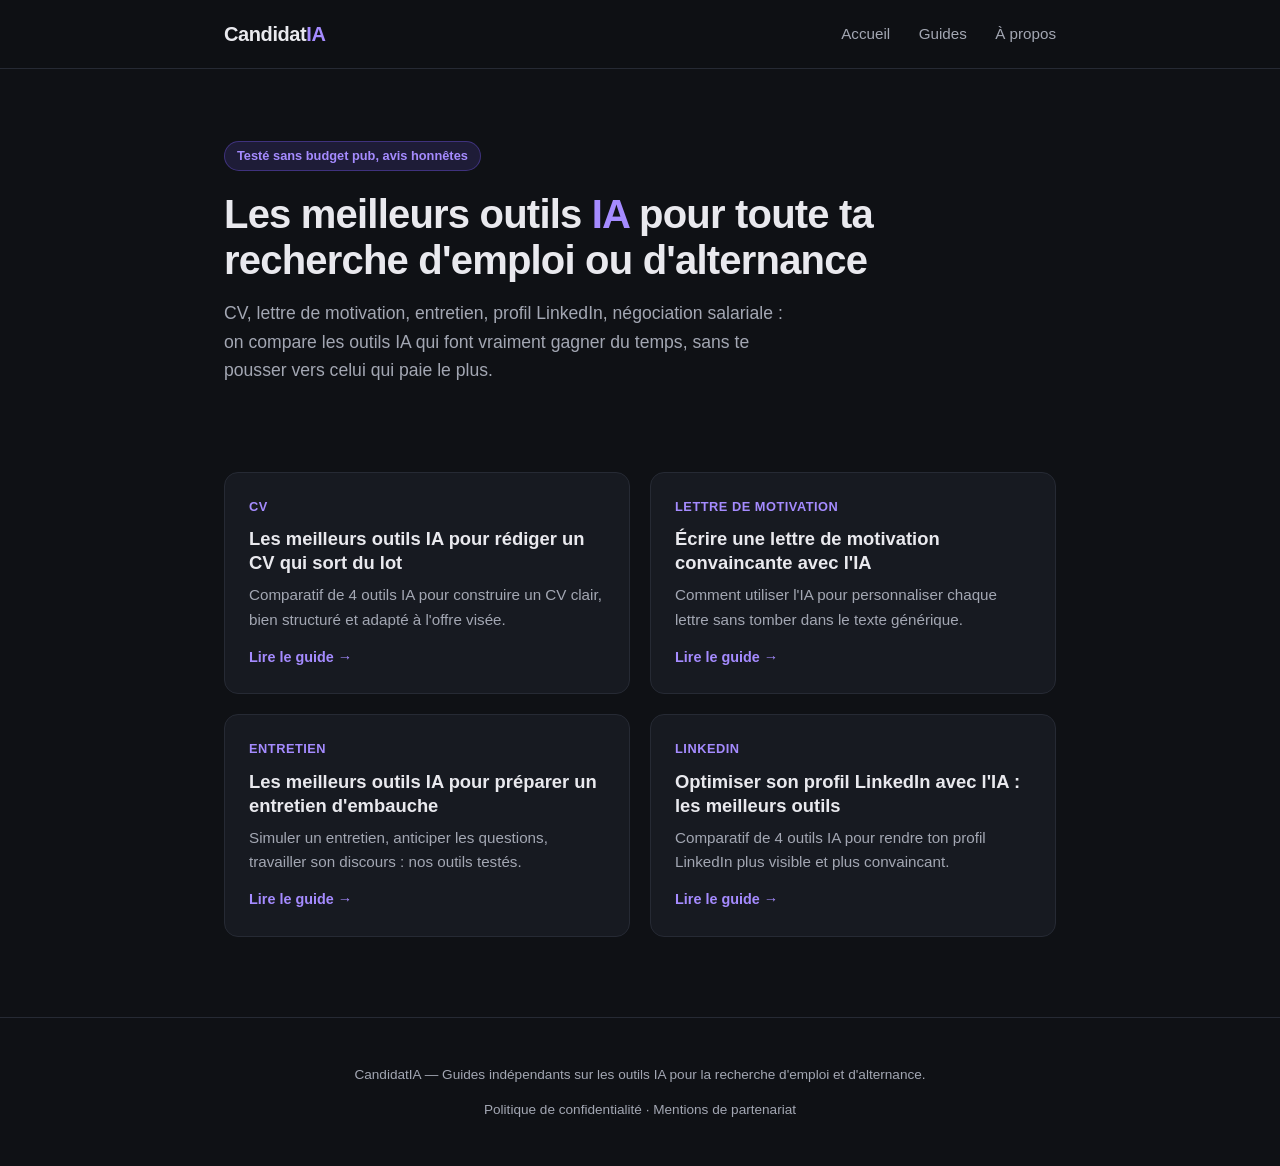
<file: index.html>
<!DOCTYPE html>
<html lang="fr">
<head>
  <!-- Google Tag Manager -->
  <script>(function(w,d,s,l,i){w[l]=w[l]||[];w[l].push({'gtm.start':
  new Date().getTime(),event:'gtm.js'});var f=d.getElementsByTagName(s)[0],
  j=d.createElement(s),dl=l!='dataLayer'?'&l='+l:'';j.async=true;j.src=
  'https://www.googletagmanager.com/gtm.js?id='+i+dl;f.parentNode.insertBefore(j,f);
  })(window,document,'script','dataLayer','GTM-WK69XRMB');</script>
  <!-- End Google Tag Manager -->
  <script async src="https://pagead2.googlesyndication.com/pagead/js/adsbygoogle.js?client=ca-pub-7051994592070971"
     crossorigin="anonymous"></script>
  <meta name='impact-site-verification' value='0b251181-6af1-443a-ba56-82bd18b5ffd7'>
  <meta charset="UTF-8">
  <meta name="viewport" content="width=device-width, initial-scale=1.0">
  <title>CandidatIA — Les meilleurs outils IA pour la recherche d'emploi et d'alternance</title>
  <meta name="description" content="Comparatifs et guides honnêtes sur les outils IA pour toute ta recherche d'emploi ou d'alternance : CV, lettre de motivation, entretien, LinkedIn, négociation salariale et plus.">
  <link rel="stylesheet" href="assets/css/style.css">
</head>
<body>
  <!-- Google Tag Manager (noscript) -->
  <noscript><iframe src="https://www.googletagmanager.com/ns.html?id=GTM-WK69XRMB"
  height="0" width="0" style="display:none;visibility:hidden"></iframe></noscript>
  <!-- End Google Tag Manager (noscript) -->
  <!--Impact-Site-Verification: 0b251181-6af1-443a-ba56-82bd18b5ffd7-->

  <header class="site-header">
    <div class="header-inner">
      <a class="logo" href="index.html">Candidat<span>IA</span></a>
      <nav class="site-nav">
        <a href="index.html">Accueil</a>
        <a href="guides.html">Guides</a>
        <a href="a-propos.html">À propos</a>
      </nav>
    </div>
  </header>

  <main>
    <section class="hero">
      <div class="badge">Testé sans budget pub, avis honnêtes</div>
      <h1>Les meilleurs outils <span>IA</span> pour toute ta recherche d'emploi ou d'alternance</h1>
      <p>
        CV, lettre de motivation, entretien, profil LinkedIn, négociation salariale : on
        compare les outils IA qui font vraiment gagner du temps, sans te pousser vers
        celui qui paie le plus.
      </p>
    </section>

    <section class="article-grid">
      <div class="card">
        <div class="tag">CV</div>
        <h3>Les meilleurs outils IA pour rédiger un CV qui sort du lot</h3>
        <p>Comparatif de 4 outils IA pour construire un CV clair, bien structuré et adapté à l'offre visée.</p>
        <a class="read-more" href="articles/outils-ia-cv.html">Lire le guide →</a>
      </div>

      <div class="card">
        <div class="tag">Lettre de motivation</div>
        <h3>Écrire une lettre de motivation convaincante avec l'IA</h3>
        <p>Comment utiliser l'IA pour personnaliser chaque lettre sans tomber dans le texte générique.</p>
        <a class="read-more" href="articles/outils-ia-lettre-motivation.html">Lire le guide →</a>
      </div>

      <div class="card">
        <div class="tag">Entretien</div>
        <h3>Les meilleurs outils IA pour préparer un entretien d'embauche</h3>
        <p>Simuler un entretien, anticiper les questions, travailler son discours : nos outils testés.</p>
        <a class="read-more" href="articles/outils-ia-entretien.html">Lire le guide →</a>
      </div>

      <div class="card">
        <div class="tag">LinkedIn</div>
        <h3>Optimiser son profil LinkedIn avec l'IA : les meilleurs outils</h3>
        <p>Comparatif de 4 outils IA pour rendre ton profil LinkedIn plus visible et plus convaincant.</p>
        <a class="read-more" href="articles/outils-ia-linkedin.html">Lire le guide →</a>
      </div>
    </section>
  </main>

  <footer class="site-footer">
    <p>CandidatIA — Guides indépendants sur les outils IA pour la recherche d'emploi et d'alternance.</p>
    <p><a href="politique-de-confidentialite.html">Politique de confidentialité</a> · <a href="mentions-partenariat.html">Mentions de partenariat</a></p>
  </footer>

</body>
</html>
</file>
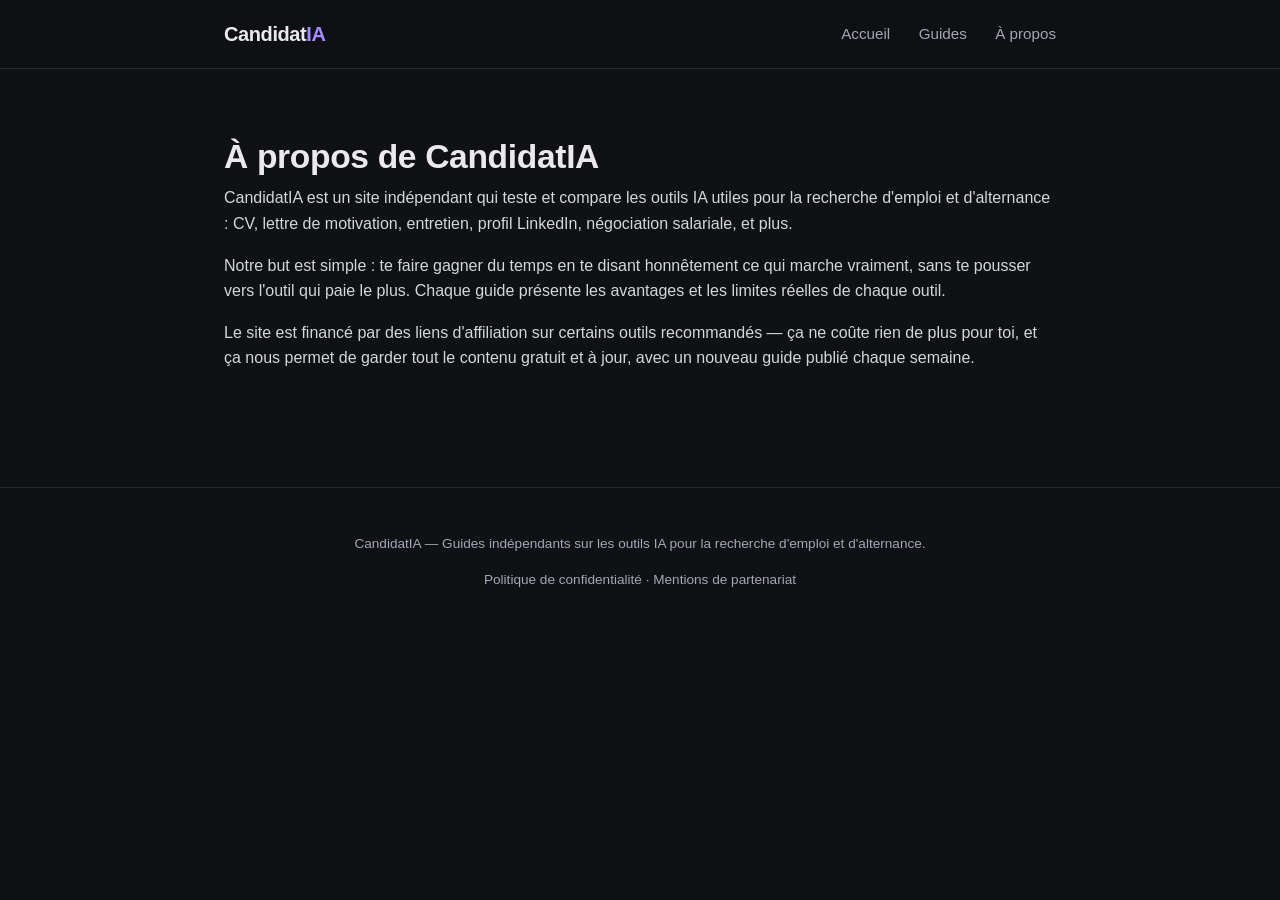
<file: a-propos.html>
<!DOCTYPE html>
<html lang="fr">
<head>
  <!-- Google Tag Manager -->
  <script>(function(w,d,s,l,i){w[l]=w[l]||[];w[l].push({'gtm.start':
  new Date().getTime(),event:'gtm.js'});var f=d.getElementsByTagName(s)[0],
  j=d.createElement(s),dl=l!='dataLayer'?'&l='+l:'';j.async=true;j.src=
  'https://www.googletagmanager.com/gtm.js?id='+i+dl;f.parentNode.insertBefore(j,f);
  })(window,document,'script','dataLayer','GTM-WK69XRMB');</script>
  <!-- End Google Tag Manager -->
  <script async src="https://pagead2.googlesyndication.com/pagead/js/adsbygoogle.js?client=ca-pub-7051994592070971"
     crossorigin="anonymous"></script>
  <meta charset="UTF-8">
  <meta name="viewport" content="width=device-width, initial-scale=1.0">
  <title>À propos — CandidatIA</title>
  <meta name="description" content="CandidatIA est un site indépendant de guides sur les outils IA pour la recherche d'emploi et d'alternance.">
  <link rel="stylesheet" href="assets/css/style.css">
</head>
<body>
  <!-- Google Tag Manager (noscript) -->
  <noscript><iframe src="https://www.googletagmanager.com/ns.html?id=GTM-WK69XRMB"
  height="0" width="0" style="display:none;visibility:hidden"></iframe></noscript>
  <!-- End Google Tag Manager (noscript) -->

  <header class="site-header">
    <div class="header-inner">
      <a class="logo" href="index.html">Candidat<span>IA</span></a>
      <nav class="site-nav">
        <a href="index.html">Accueil</a>
        <a href="guides.html">Guides</a>
        <a href="a-propos.html">À propos</a>
      </nav>
    </div>
  </header>

  <main>
    <article class="post">
      <h1>À propos de CandidatIA</h1>
      <p>
        CandidatIA est un site indépendant qui teste et compare les outils IA utiles pour
        la recherche d'emploi et d'alternance : CV, lettre de motivation, entretien,
        profil LinkedIn, négociation salariale, et plus.
      </p>
      <p>
        Notre but est simple : te faire gagner du temps en te disant honnêtement ce qui
        marche vraiment, sans te pousser vers l'outil qui paie le plus. Chaque guide
        présente les avantages et les limites réelles de chaque outil.
      </p>
      <p>
        Le site est financé par des liens d'affiliation sur certains outils recommandés —
        ça ne coûte rien de plus pour toi, et ça nous permet de garder tout le contenu
        gratuit et à jour, avec un nouveau guide publié chaque semaine.
      </p>
    </article>
  </main>

  <footer class="site-footer">
    <p>CandidatIA — Guides indépendants sur les outils IA pour la recherche d'emploi et d'alternance.</p>
    <p><a href="politique-de-confidentialite.html">Politique de confidentialité</a> · <a href="mentions-partenariat.html">Mentions de partenariat</a></p>
  </footer>

</body>
</html>
</file>
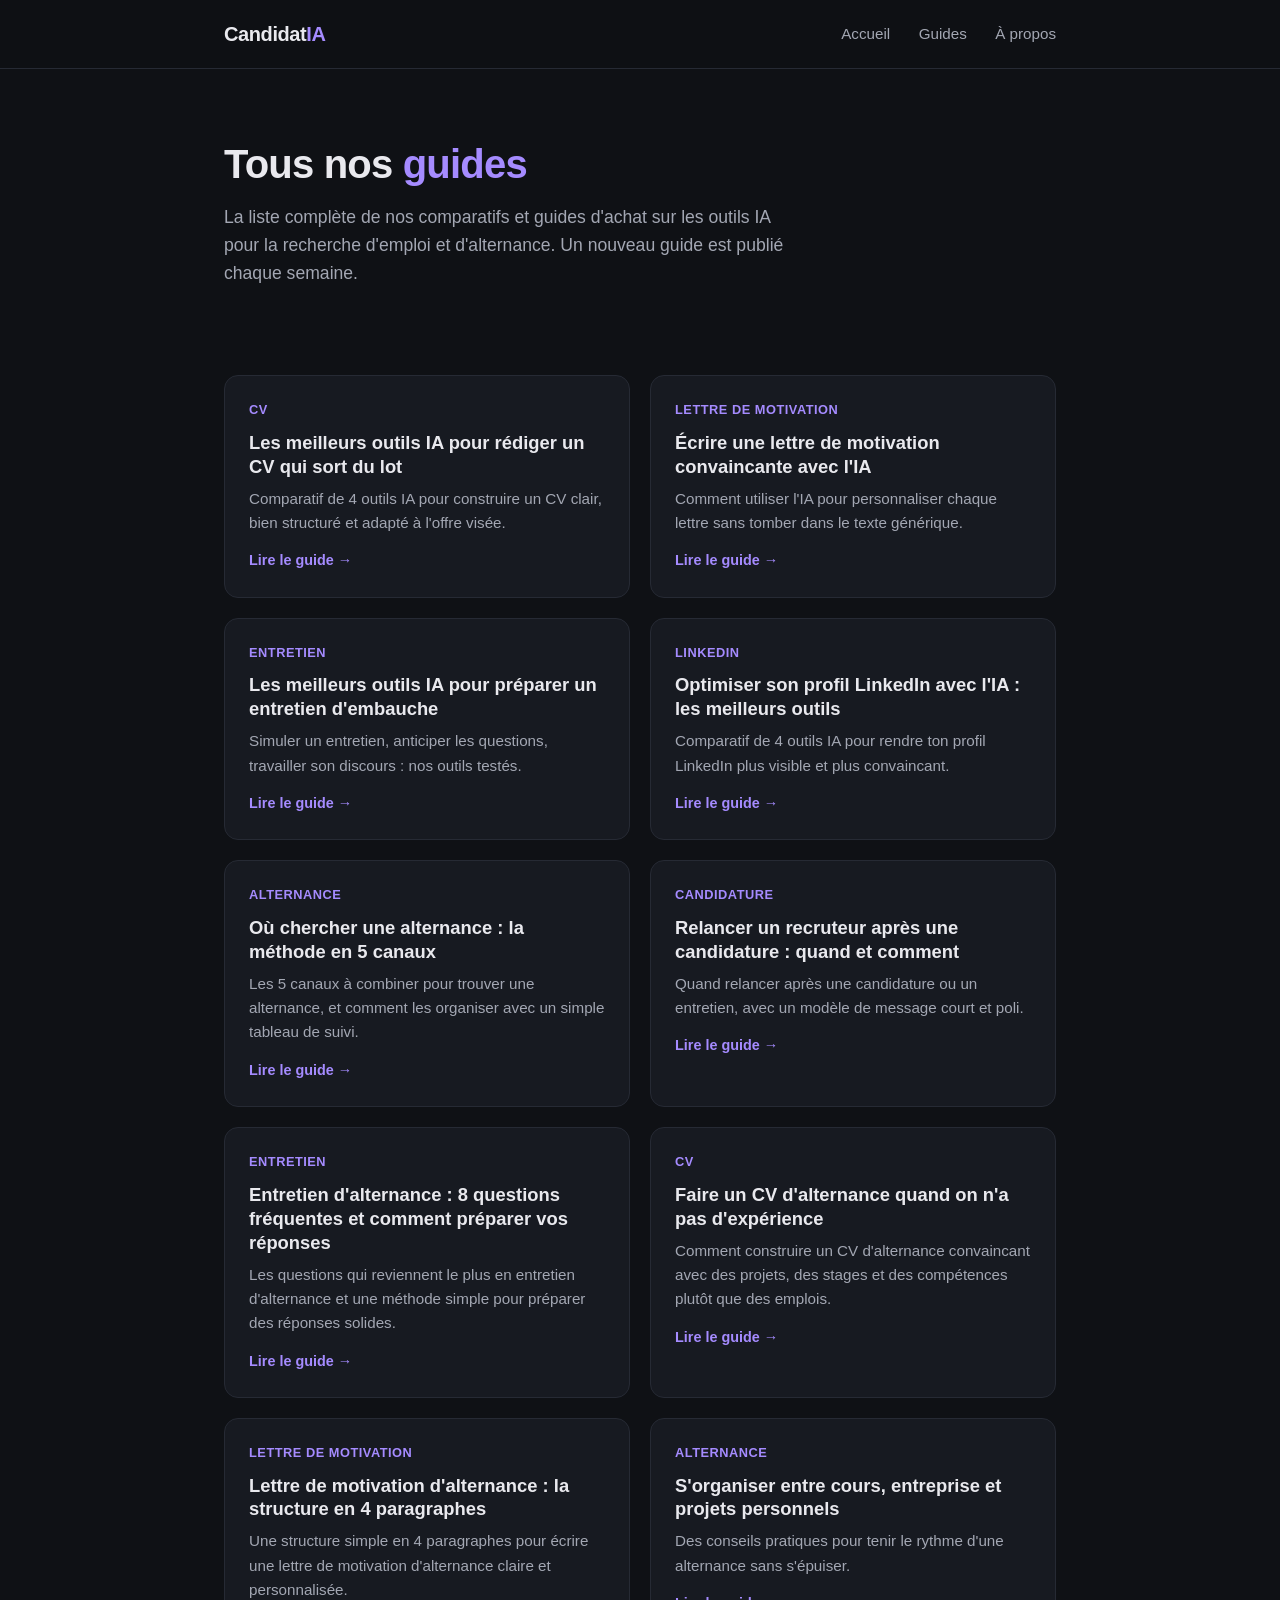
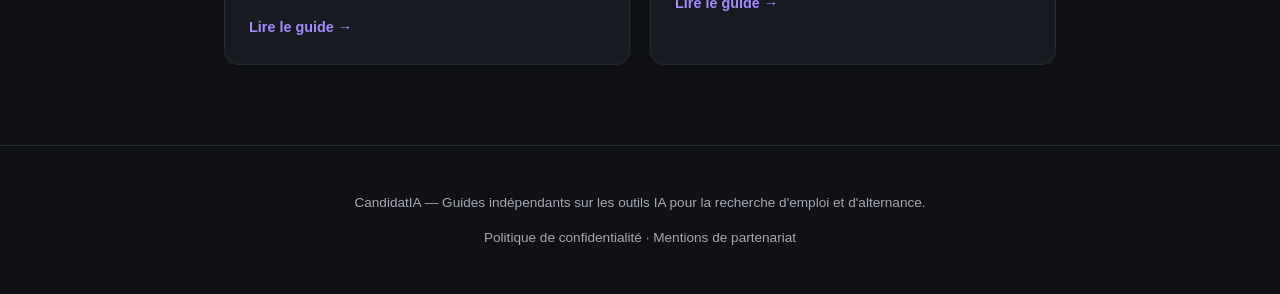
<file: guides.html>
<!DOCTYPE html>
<html lang="fr">
<head>
  <!-- Google Tag Manager -->
  <script>(function(w,d,s,l,i){w[l]=w[l]||[];w[l].push({'gtm.start':
  new Date().getTime(),event:'gtm.js'});var f=d.getElementsByTagName(s)[0],
  j=d.createElement(s),dl=l!='dataLayer'?'&l='+l:'';j.async=true;j.src=
  'https://www.googletagmanager.com/gtm.js?id='+i+dl;f.parentNode.insertBefore(j,f);
  })(window,document,'script','dataLayer','GTM-WK69XRMB');</script>
  <!-- End Google Tag Manager -->
  <script async src="https://pagead2.googlesyndication.com/pagead/js/adsbygoogle.js?client=ca-pub-7051994592070971"
     crossorigin="anonymous"></script>
  <meta charset="UTF-8">
  <meta name="viewport" content="width=device-width, initial-scale=1.0">
  <title>Tous nos guides — CandidatIA</title>
  <meta name="description" content="La liste complète des guides et comparatifs CandidatIA sur les outils IA pour la recherche d'emploi et d'alternance.">
  <link rel="stylesheet" href="assets/css/style.css">
</head>
<body>
  <!-- Google Tag Manager (noscript) -->
  <noscript><iframe src="https://www.googletagmanager.com/ns.html?id=GTM-WK69XRMB"
  height="0" width="0" style="display:none;visibility:hidden"></iframe></noscript>
  <!-- End Google Tag Manager (noscript) -->

  <header class="site-header">
    <div class="header-inner">
      <a class="logo" href="index.html">Candidat<span>IA</span></a>
      <nav class="site-nav">
        <a href="index.html">Accueil</a>
        <a href="guides.html">Guides</a>
        <a href="a-propos.html">À propos</a>
      </nav>
    </div>
  </header>

  <main>
    <section class="hero">
      <h1>Tous nos <span>guides</span></h1>
      <p>
        La liste complète de nos comparatifs et guides d'achat sur les outils IA pour
        la recherche d'emploi et d'alternance. Un nouveau guide est publié chaque semaine.
      </p>
    </section>

    <section class="article-grid">
      <div class="card">
        <div class="tag">CV</div>
        <h3>Les meilleurs outils IA pour rédiger un CV qui sort du lot</h3>
        <p>Comparatif de 4 outils IA pour construire un CV clair, bien structuré et adapté à l'offre visée.</p>
        <a class="read-more" href="articles/outils-ia-cv.html">Lire le guide →</a>
      </div>

      <div class="card">
        <div class="tag">Lettre de motivation</div>
        <h3>Écrire une lettre de motivation convaincante avec l'IA</h3>
        <p>Comment utiliser l'IA pour personnaliser chaque lettre sans tomber dans le texte générique.</p>
        <a class="read-more" href="articles/outils-ia-lettre-motivation.html">Lire le guide →</a>
      </div>

      <div class="card">
        <div class="tag">Entretien</div>
        <h3>Les meilleurs outils IA pour préparer un entretien d'embauche</h3>
        <p>Simuler un entretien, anticiper les questions, travailler son discours : nos outils testés.</p>
        <a class="read-more" href="articles/outils-ia-entretien.html">Lire le guide →</a>
      </div>

      <div class="card">
        <div class="tag">LinkedIn</div>
        <h3>Optimiser son profil LinkedIn avec l'IA : les meilleurs outils</h3>
        <p>Comparatif de 4 outils IA pour rendre ton profil LinkedIn plus visible et plus convaincant.</p>
        <a class="read-more" href="articles/outils-ia-linkedin.html">Lire le guide →</a>
      </div>

      <div class="card">
        <div class="tag">Alternance</div>
        <h3>Où chercher une alternance : la méthode en 5 canaux</h3>
        <p>Les 5 canaux à combiner pour trouver une alternance, et comment les organiser avec un simple tableau de suivi.</p>
        <a class="read-more" href="articles/ou-chercher-une-alternance.html">Lire le guide →</a>
      </div>

      <div class="card">
        <div class="tag">Candidature</div>
        <h3>Relancer un recruteur après une candidature : quand et comment</h3>
        <p>Quand relancer après une candidature ou un entretien, avec un modèle de message court et poli.</p>
        <a class="read-more" href="articles/relancer-un-recruteur.html">Lire le guide →</a>
      </div>

      <div class="card">
        <div class="tag">Entretien</div>
        <h3>Entretien d&#x27;alternance : 8 questions fréquentes et comment préparer vos réponses</h3>
        <p>Les questions qui reviennent le plus en entretien d&#x27;alternance et une méthode simple pour préparer des réponses solides.</p>
        <a class="read-more" href="articles/entretien-alternance-questions-frequentes.html">Lire le guide →</a>
      </div>

      <div class="card">
        <div class="tag">CV</div>
        <h3>Faire un CV d&#x27;alternance quand on n&#x27;a pas d&#x27;expérience</h3>
        <p>Comment construire un CV d&#x27;alternance convaincant avec des projets, des stages et des compétences plutôt que des emplois.</p>
        <a class="read-more" href="articles/cv-alternance-sans-experience.html">Lire le guide →</a>
      </div>

      <div class="card">
        <div class="tag">Lettre de motivation</div>
        <h3>Lettre de motivation d&#x27;alternance : la structure en 4 paragraphes</h3>
        <p>Une structure simple en 4 paragraphes pour écrire une lettre de motivation d&#x27;alternance claire et personnalisée.</p>
        <a class="read-more" href="articles/lettre-motivation-alternance-structure.html">Lire le guide →</a>
      </div>

      <div class="card">
        <div class="tag">Alternance</div>
        <h3>S&#x27;organiser entre cours, entreprise et projets personnels</h3>
        <p>Des conseils pratiques pour tenir le rythme d&#x27;une alternance sans s&#x27;épuiser.</p>
        <a class="read-more" href="articles/organisation-alternance-cours-entreprise.html">Lire le guide →</a>
      </div>
    </section>
  </main>

  <footer class="site-footer">
    <p>CandidatIA — Guides indépendants sur les outils IA pour la recherche d'emploi et d'alternance.</p>
    <p><a href="politique-de-confidentialite.html">Politique de confidentialité</a> · <a href="mentions-partenariat.html">Mentions de partenariat</a></p>
  </footer>

</body>
</html>
</file>
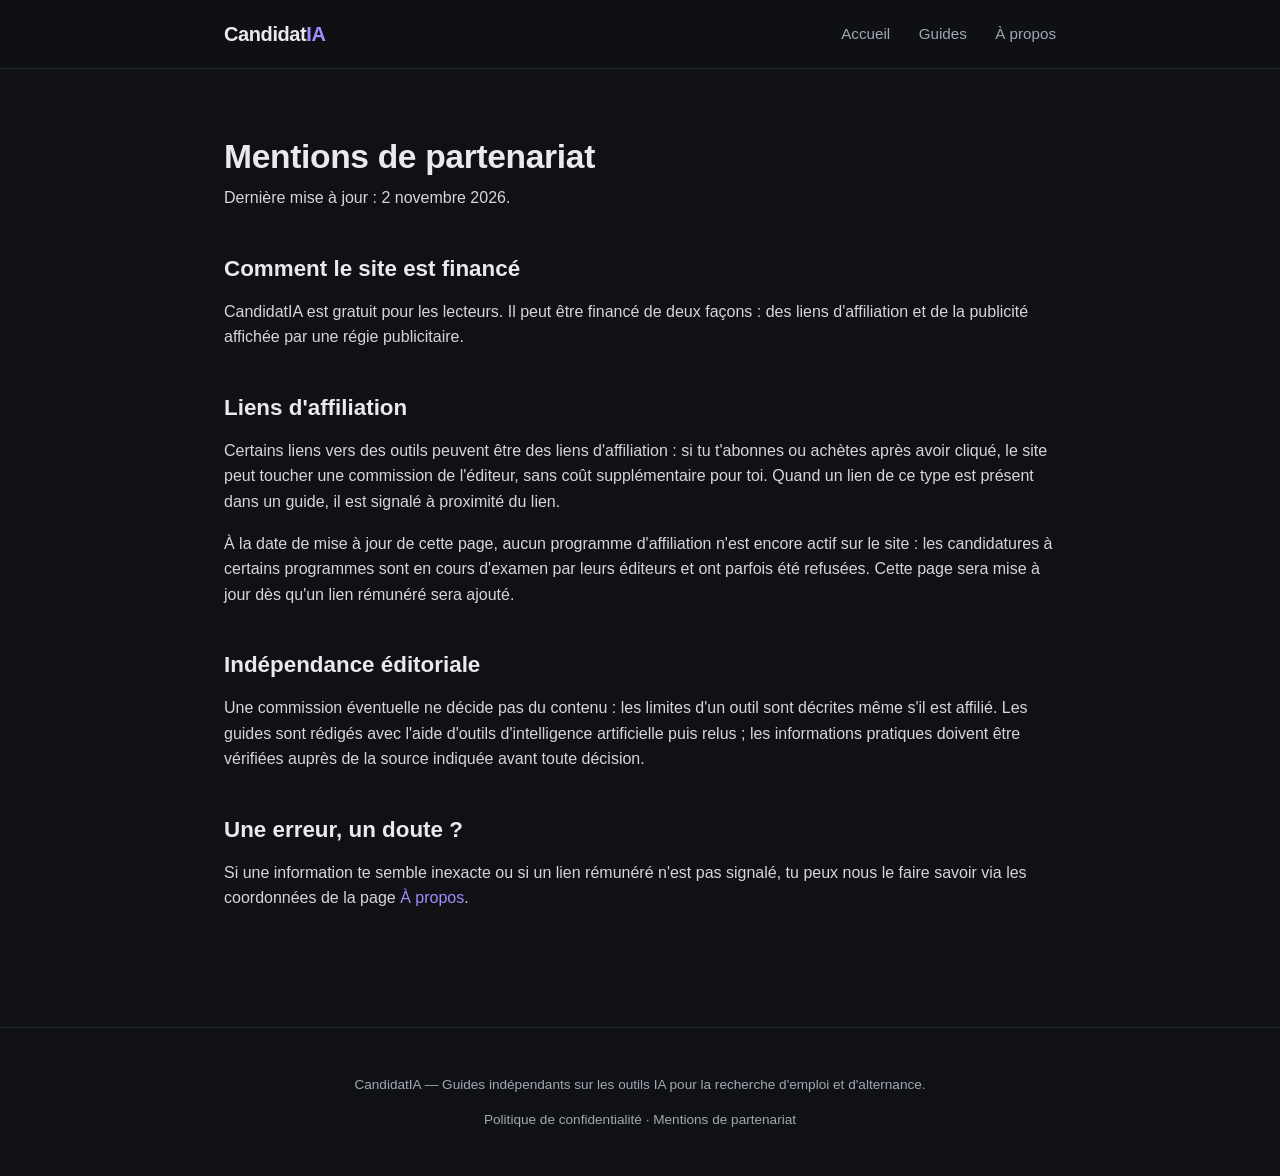
<file: mentions-partenariat.html>
<!DOCTYPE html>
<html lang="fr">
<head>
  <meta charset="UTF-8">
  <meta name="viewport" content="width=device-width, initial-scale=1.0">
  <title>Mentions de partenariat — CandidatIA</title>
  <meta name="description" content="Comment CandidatIA est financé : liens d'affiliation, publicité, et ce que cela change (ou non) dans nos guides.">
  <link rel="stylesheet" href="assets/css/style.css">
</head>
<body>
  <header class="site-header">
    <div class="header-inner">
      <a class="logo" href="index.html">Candidat<span>IA</span></a>
      <nav class="site-nav">
        <a href="index.html">Accueil</a>
        <a href="guides.html">Guides</a>
        <a href="a-propos.html">À propos</a>
      </nav>
    </div>
  </header>
  <main>
    <article class="post">
      <h1>Mentions de partenariat</h1>
      <p>Dernière mise à jour : 2 novembre 2026.</p>
      <h2>Comment le site est financé</h2>
      <p>CandidatIA est gratuit pour les lecteurs. Il peut être financé de deux façons : des liens d'affiliation et de la publicité affichée par une régie publicitaire.</p>
      <h2>Liens d'affiliation</h2>
      <p>Certains liens vers des outils peuvent être des liens d'affiliation : si tu t'abonnes ou achètes après avoir cliqué, le site peut toucher une commission de l'éditeur, sans coût supplémentaire pour toi. Quand un lien de ce type est présent dans un guide, il est signalé à proximité du lien.</p>
      <p>À la date de mise à jour de cette page, aucun programme d'affiliation n'est encore actif sur le site : les candidatures à certains programmes sont en cours d'examen par leurs éditeurs et ont parfois été refusées. Cette page sera mise à jour dès qu'un lien rémunéré sera ajouté.</p>
      <h2>Indépendance éditoriale</h2>
      <p>Une commission éventuelle ne décide pas du contenu : les limites d'un outil sont décrites même s'il est affilié. Les guides sont rédigés avec l'aide d'outils d'intelligence artificielle puis relus ; les informations pratiques doivent être vérifiées auprès de la source indiquée avant toute décision.</p>
      <h2>Une erreur, un doute ?</h2>
      <p>Si une information te semble inexacte ou si un lien rémunéré n'est pas signalé, tu peux nous le faire savoir via les coordonnées de la page <a href="a-propos.html">À propos</a>.</p>
    </article>
  </main>
  <footer class="site-footer">
    <p>CandidatIA — Guides indépendants sur les outils IA pour la recherche d'emploi et d'alternance.</p>
    <p><a href="politique-de-confidentialite.html">Politique de confidentialité</a> · <a href="mentions-partenariat.html">Mentions de partenariat</a></p>
  </footer>
</body>
</html>
</file>
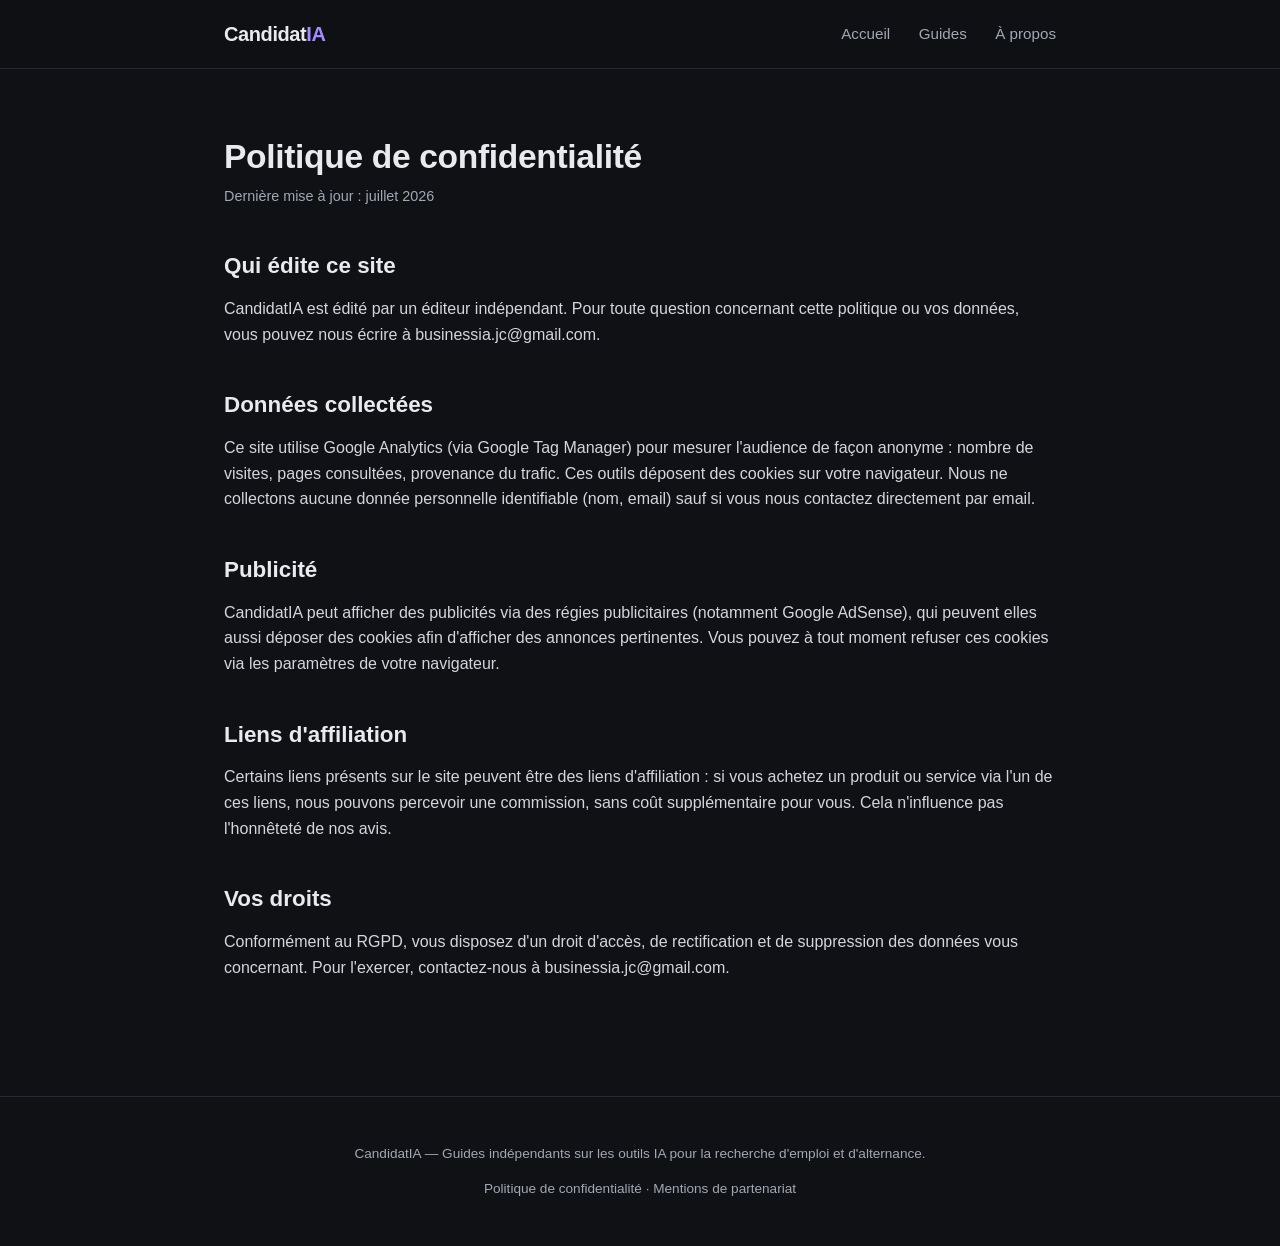
<file: politique-de-confidentialite.html>
<!DOCTYPE html>
<html lang="fr">
<head>
  <!-- Google Tag Manager -->
  <script>(function(w,d,s,l,i){w[l]=w[l]||[];w[l].push({'gtm.start':
  new Date().getTime(),event:'gtm.js'});var f=d.getElementsByTagName(s)[0],
  j=d.createElement(s),dl=l!='dataLayer'?'&l='+l:'';j.async=true;j.src=
  'https://www.googletagmanager.com/gtm.js?id='+i+dl;f.parentNode.insertBefore(j,f);
  })(window,document,'script','dataLayer','GTM-WK69XRMB');</script>
  <!-- End Google Tag Manager -->
  <script async src="https://pagead2.googlesyndication.com/pagead/js/adsbygoogle.js?client=ca-pub-7051994592070971"
     crossorigin="anonymous"></script>
  <meta charset="UTF-8">
  <meta name="viewport" content="width=device-width, initial-scale=1.0">
  <title>Politique de confidentialité — CandidatIA</title>
  <meta name="description" content="Politique de confidentialité de CandidatIA : données collectées, cookies, publicité et droits des utilisateurs.">
  <link rel="stylesheet" href="assets/css/style.css">
</head>
<body>
  <!-- Google Tag Manager (noscript) -->
  <noscript><iframe src="https://www.googletagmanager.com/ns.html?id=GTM-WK69XRMB"
  height="0" width="0" style="display:none;visibility:hidden"></iframe></noscript>
  <!-- End Google Tag Manager (noscript) -->

  <header class="site-header">
    <div class="header-inner">
      <a class="logo" href="index.html">Candidat<span>IA</span></a>
      <nav class="site-nav">
        <a href="index.html">Accueil</a>
        <a href="guides.html">Guides</a>
        <a href="a-propos.html">À propos</a>
      </nav>
    </div>
  </header>

  <main>
    <article class="post">
      <h1>Politique de confidentialité</h1>
      <p class="meta">Dernière mise à jour : juillet 2026</p>

      <h2>Qui édite ce site</h2>
      <p>
        CandidatIA est édité par un éditeur indépendant. Pour toute question concernant
        cette politique ou vos données, vous pouvez nous écrire à
        businessia.jc@gmail.com.
      </p>

      <h2>Données collectées</h2>
      <p>
        Ce site utilise Google Analytics (via Google Tag Manager) pour mesurer
        l'audience de façon anonyme : nombre de visites, pages consultées, provenance
        du trafic. Ces outils déposent des cookies sur votre navigateur. Nous ne
        collectons aucune donnée personnelle identifiable (nom, email) sauf si vous
        nous contactez directement par email.
      </p>

      <h2>Publicité</h2>
      <p>
        CandidatIA peut afficher des publicités via des régies publicitaires
        (notamment Google AdSense), qui peuvent elles aussi déposer des cookies afin
        d'afficher des annonces pertinentes. Vous pouvez à tout moment refuser ces
        cookies via les paramètres de votre navigateur.
      </p>

      <h2>Liens d'affiliation</h2>
      <p>
        Certains liens présents sur le site peuvent être des liens d'affiliation :
        si vous achetez un produit ou service via l'un de ces liens, nous pouvons
        percevoir une commission, sans coût supplémentaire pour vous. Cela n'influence
        pas l'honnêteté de nos avis.
      </p>

      <h2>Vos droits</h2>
      <p>
        Conformément au RGPD, vous disposez d'un droit d'accès, de rectification et de
        suppression des données vous concernant. Pour l'exercer, contactez-nous à
        businessia.jc@gmail.com.
      </p>
    </article>
  </main>

  <footer class="site-footer">
    <p>CandidatIA — Guides indépendants sur les outils IA pour la recherche d'emploi et d'alternance.</p>
    <p><a href="politique-de-confidentialite.html">Politique de confidentialité</a> · <a href="mentions-partenariat.html">Mentions de partenariat</a></p>
  </footer>

</body>
</html>
</file>
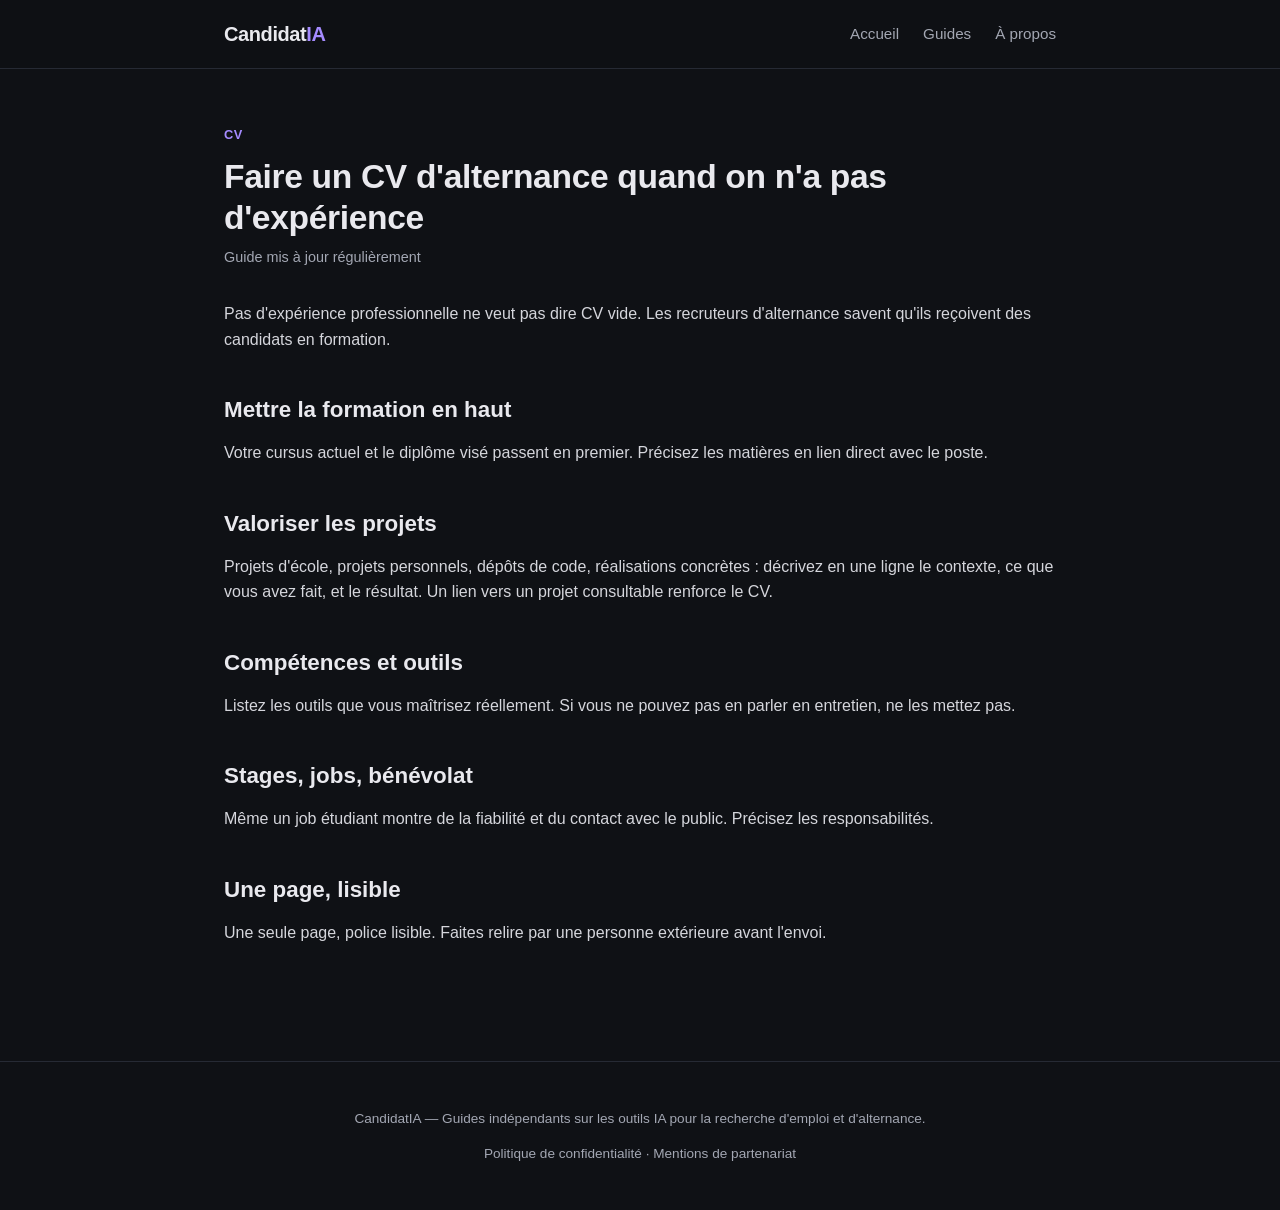
<file: articles/cv-alternance-sans-experience.html>
<!DOCTYPE html>
<html lang="fr">
<head>
  <!-- Google Tag Manager -->
  <script>(function(w,d,s,l,i){w[l]=w[l]||[];w[l].push({'gtm.start':
  new Date().getTime(),event:'gtm.js'});var f=d.getElementsByTagName(s)[0],
  j=d.createElement(s),dl=l!='dataLayer'?'&l='+l:'';j.async=true;j.src=
  'https://www.googletagmanager.com/gtm.js?id='+i+dl;f.parentNode.insertBefore(j,f);
  })(window,document,'script','dataLayer','GTM-WK69XRMB');</script>
  <!-- End Google Tag Manager -->
  <script async src="https://pagead2.googlesyndication.com/pagead/js/adsbygoogle.js?client=ca-pub-7051994592070971"
     crossorigin="anonymous"></script>
  <meta charset="UTF-8">
  <meta name="viewport" content="width=device-width, initial-scale=1.0">
  <title>Faire un CV d&#x27;alternance quand on n&#x27;a pas d&#x27;expérience — CandidatIA</title>
  <meta name="description" content="Comment construire un CV d&#x27;alternance convaincant avec des projets, des stages et des compétences plutôt que des emplois.">
  <link rel="stylesheet" href="../assets/css/style.css">
</head>
<body>
  <noscript><iframe src="https://www.googletagmanager.com/ns.html?id=GTM-WK69XRMB" height="0" width="0" style="display:none;visibility:hidden"></iframe></noscript>
  <header class="site-header"><div class="header-inner"><a class="logo" href="../index.html">Candidat<span>IA</span></a>
  <nav class="site-nav"><a href="../index.html">Accueil</a><a href="../guides.html">Guides</a><a href="../a-propos.html">À propos</a></nav></div></header>
  <main>
    <article class="post">
      <div class="tag">CV</div>
      <h1>Faire un CV d&#x27;alternance quand on n&#x27;a pas d&#x27;expérience</h1>
      <p class="meta">Guide mis à jour régulièrement</p>
      <p>Pas d'expérience professionnelle ne veut pas dire CV vide. Les recruteurs d'alternance savent qu'ils reçoivent des candidats en formation.</p>
      <h2>Mettre la formation en haut</h2>
      <p>Votre cursus actuel et le diplôme visé passent en premier. Précisez les matières en lien direct avec le poste.</p>
      <h2>Valoriser les projets</h2>
      <p>Projets d'école, projets personnels, dépôts de code, réalisations concrètes : décrivez en une ligne le contexte, ce que vous avez fait, et le résultat. Un lien vers un projet consultable renforce le CV.</p>
      <h2>Compétences et outils</h2>
      <p>Listez les outils que vous maîtrisez réellement. Si vous ne pouvez pas en parler en entretien, ne les mettez pas.</p>
      <h2>Stages, jobs, bénévolat</h2>
      <p>Même un job étudiant montre de la fiabilité et du contact avec le public. Précisez les responsabilités.</p>
      <h2>Une page, lisible</h2>
      <p>Une seule page, police lisible. Faites relire par une personne extérieure avant l'envoi.</p>

    </article>
  </main>
  <footer class="site-footer">
    <p>CandidatIA — Guides indépendants sur les outils IA pour la recherche d'emploi et d'alternance.</p>
    <p><a href="../politique-de-confidentialite.html">Politique de confidentialité</a> · <a href="../mentions-partenariat.html">Mentions de partenariat</a></p>
  </footer>
</body>
</html>
</file>
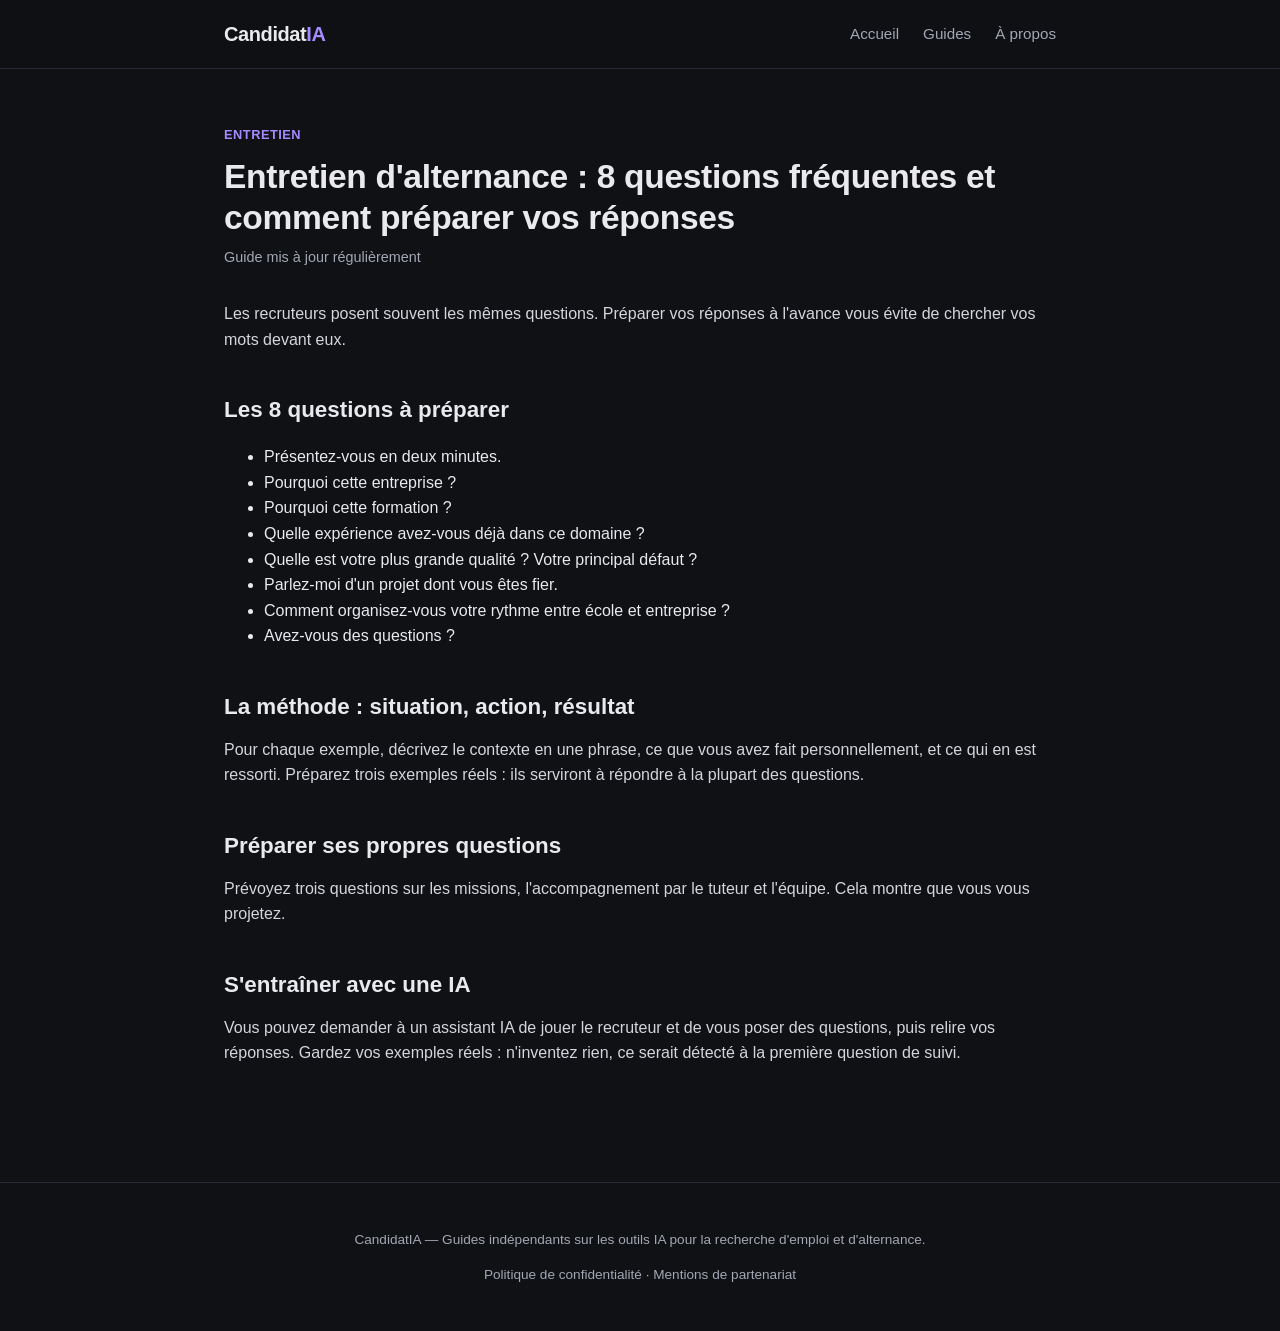
<file: articles/entretien-alternance-questions-frequentes.html>
<!DOCTYPE html>
<html lang="fr">
<head>
  <!-- Google Tag Manager -->
  <script>(function(w,d,s,l,i){w[l]=w[l]||[];w[l].push({'gtm.start':
  new Date().getTime(),event:'gtm.js'});var f=d.getElementsByTagName(s)[0],
  j=d.createElement(s),dl=l!='dataLayer'?'&l='+l:'';j.async=true;j.src=
  'https://www.googletagmanager.com/gtm.js?id='+i+dl;f.parentNode.insertBefore(j,f);
  })(window,document,'script','dataLayer','GTM-WK69XRMB');</script>
  <!-- End Google Tag Manager -->
  <script async src="https://pagead2.googlesyndication.com/pagead/js/adsbygoogle.js?client=ca-pub-7051994592070971"
     crossorigin="anonymous"></script>
  <meta charset="UTF-8">
  <meta name="viewport" content="width=device-width, initial-scale=1.0">
  <title>Entretien d&#x27;alternance : 8 questions fréquentes et comment préparer vos réponses — CandidatIA</title>
  <meta name="description" content="Les questions qui reviennent le plus en entretien d&#x27;alternance et une méthode simple pour préparer des réponses solides.">
  <link rel="stylesheet" href="../assets/css/style.css">
</head>
<body>
  <noscript><iframe src="https://www.googletagmanager.com/ns.html?id=GTM-WK69XRMB" height="0" width="0" style="display:none;visibility:hidden"></iframe></noscript>
  <header class="site-header"><div class="header-inner"><a class="logo" href="../index.html">Candidat<span>IA</span></a>
  <nav class="site-nav"><a href="../index.html">Accueil</a><a href="../guides.html">Guides</a><a href="../a-propos.html">À propos</a></nav></div></header>
  <main>
    <article class="post">
      <div class="tag">Entretien</div>
      <h1>Entretien d&#x27;alternance : 8 questions fréquentes et comment préparer vos réponses</h1>
      <p class="meta">Guide mis à jour régulièrement</p>
      <p>Les recruteurs posent souvent les mêmes questions. Préparer vos réponses à l'avance vous évite de chercher vos mots devant eux.</p>
      <h2>Les 8 questions à préparer</h2>
      <ul><li>Présentez-vous en deux minutes.</li><li>Pourquoi cette entreprise ?</li><li>Pourquoi cette formation ?</li><li>Quelle expérience avez-vous déjà dans ce domaine ?</li><li>Quelle est votre plus grande qualité ? Votre principal défaut ?</li><li>Parlez-moi d'un projet dont vous êtes fier.</li><li>Comment organisez-vous votre rythme entre école et entreprise ?</li><li>Avez-vous des questions ?</li></ul>
      <h2>La méthode : situation, action, résultat</h2>
      <p>Pour chaque exemple, décrivez le contexte en une phrase, ce que vous avez fait personnellement, et ce qui en est ressorti. Préparez trois exemples réels : ils serviront à répondre à la plupart des questions.</p>
      <h2>Préparer ses propres questions</h2>
      <p>Prévoyez trois questions sur les missions, l'accompagnement par le tuteur et l'équipe. Cela montre que vous vous projetez.</p>
      <h2>S'entraîner avec une IA</h2>
      <p>Vous pouvez demander à un assistant IA de jouer le recruteur et de vous poser des questions, puis relire vos réponses. Gardez vos exemples réels : n'inventez rien, ce serait détecté à la première question de suivi.</p>

    </article>
  </main>
  <footer class="site-footer">
    <p>CandidatIA — Guides indépendants sur les outils IA pour la recherche d'emploi et d'alternance.</p>
    <p><a href="../politique-de-confidentialite.html">Politique de confidentialité</a> · <a href="../mentions-partenariat.html">Mentions de partenariat</a></p>
  </footer>
</body>
</html>
</file>
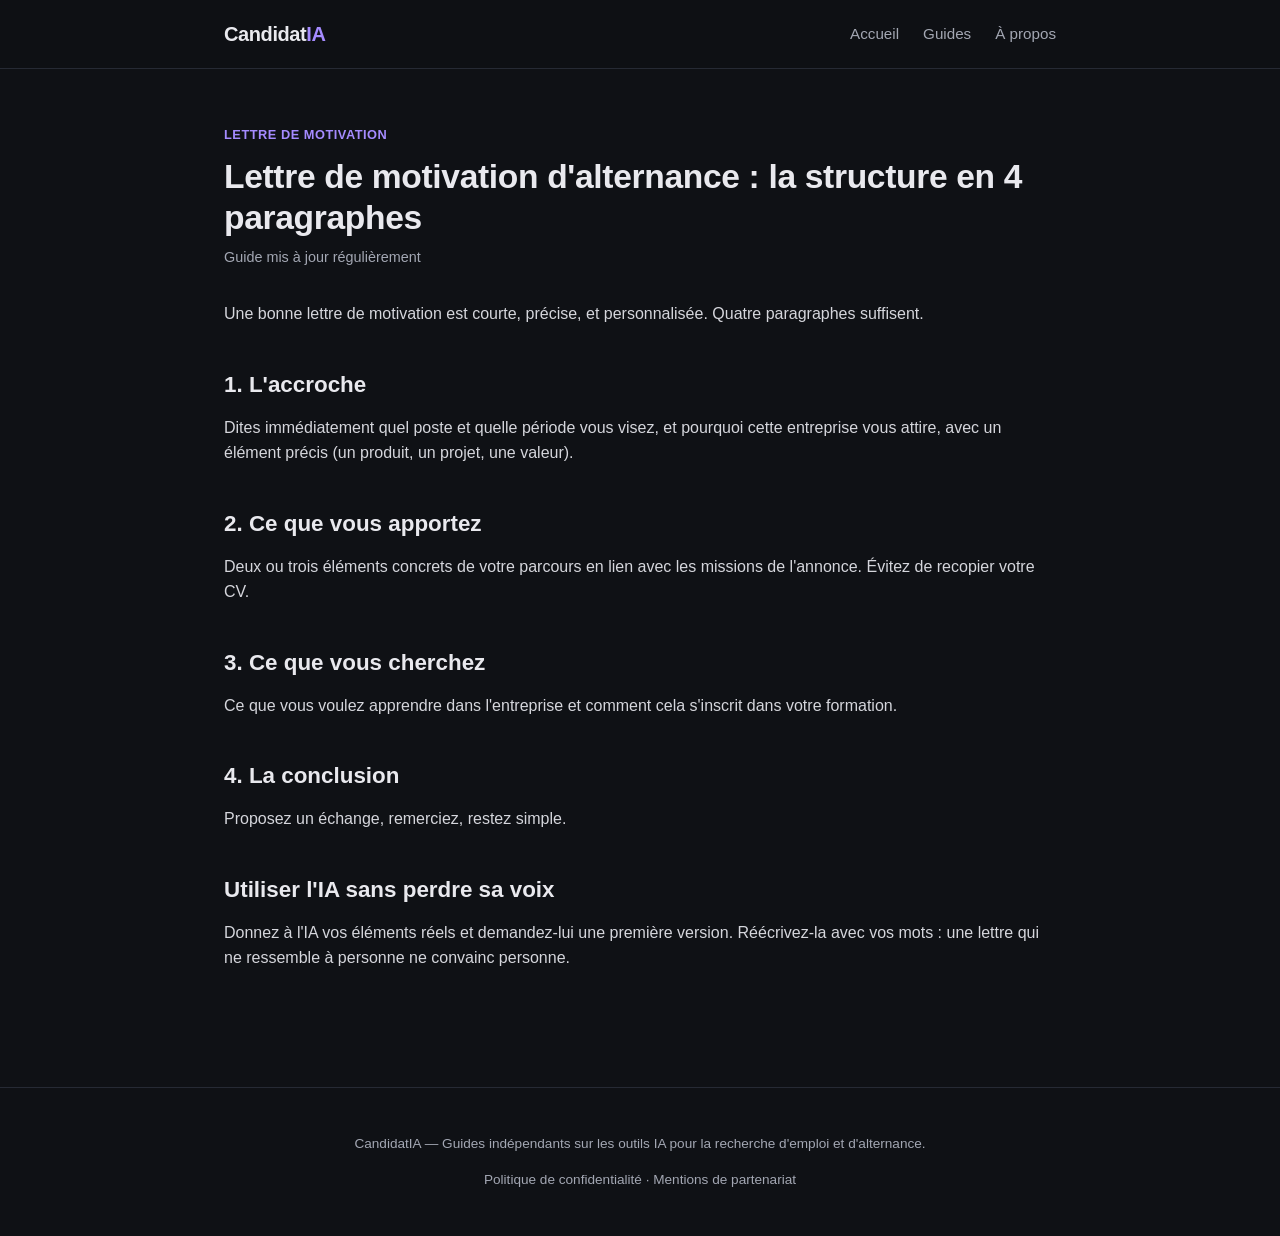
<file: articles/lettre-motivation-alternance-structure.html>
<!DOCTYPE html>
<html lang="fr">
<head>
  <!-- Google Tag Manager -->
  <script>(function(w,d,s,l,i){w[l]=w[l]||[];w[l].push({'gtm.start':
  new Date().getTime(),event:'gtm.js'});var f=d.getElementsByTagName(s)[0],
  j=d.createElement(s),dl=l!='dataLayer'?'&l='+l:'';j.async=true;j.src=
  'https://www.googletagmanager.com/gtm.js?id='+i+dl;f.parentNode.insertBefore(j,f);
  })(window,document,'script','dataLayer','GTM-WK69XRMB');</script>
  <!-- End Google Tag Manager -->
  <script async src="https://pagead2.googlesyndication.com/pagead/js/adsbygoogle.js?client=ca-pub-7051994592070971"
     crossorigin="anonymous"></script>
  <meta charset="UTF-8">
  <meta name="viewport" content="width=device-width, initial-scale=1.0">
  <title>Lettre de motivation d&#x27;alternance : la structure en 4 paragraphes — CandidatIA</title>
  <meta name="description" content="Une structure simple en 4 paragraphes pour écrire une lettre de motivation d&#x27;alternance claire et personnalisée.">
  <link rel="stylesheet" href="../assets/css/style.css">
</head>
<body>
  <noscript><iframe src="https://www.googletagmanager.com/ns.html?id=GTM-WK69XRMB" height="0" width="0" style="display:none;visibility:hidden"></iframe></noscript>
  <header class="site-header"><div class="header-inner"><a class="logo" href="../index.html">Candidat<span>IA</span></a>
  <nav class="site-nav"><a href="../index.html">Accueil</a><a href="../guides.html">Guides</a><a href="../a-propos.html">À propos</a></nav></div></header>
  <main>
    <article class="post">
      <div class="tag">Lettre de motivation</div>
      <h1>Lettre de motivation d&#x27;alternance : la structure en 4 paragraphes</h1>
      <p class="meta">Guide mis à jour régulièrement</p>
      <p>Une bonne lettre de motivation est courte, précise, et personnalisée. Quatre paragraphes suffisent.</p>
      <h2>1. L'accroche</h2>
      <p>Dites immédiatement quel poste et quelle période vous visez, et pourquoi cette entreprise vous attire, avec un élément précis (un produit, un projet, une valeur).</p>
      <h2>2. Ce que vous apportez</h2>
      <p>Deux ou trois éléments concrets de votre parcours en lien avec les missions de l'annonce. Évitez de recopier votre CV.</p>
      <h2>3. Ce que vous cherchez</h2>
      <p>Ce que vous voulez apprendre dans l'entreprise et comment cela s'inscrit dans votre formation.</p>
      <h2>4. La conclusion</h2>
      <p>Proposez un échange, remerciez, restez simple.</p>
      <h2>Utiliser l'IA sans perdre sa voix</h2>
      <p>Donnez à l'IA vos éléments réels et demandez-lui une première version. Réécrivez-la avec vos mots : une lettre qui ne ressemble à personne ne convainc personne.</p>

    </article>
  </main>
  <footer class="site-footer">
    <p>CandidatIA — Guides indépendants sur les outils IA pour la recherche d'emploi et d'alternance.</p>
    <p><a href="../politique-de-confidentialite.html">Politique de confidentialité</a> · <a href="../mentions-partenariat.html">Mentions de partenariat</a></p>
  </footer>
</body>
</html>
</file>
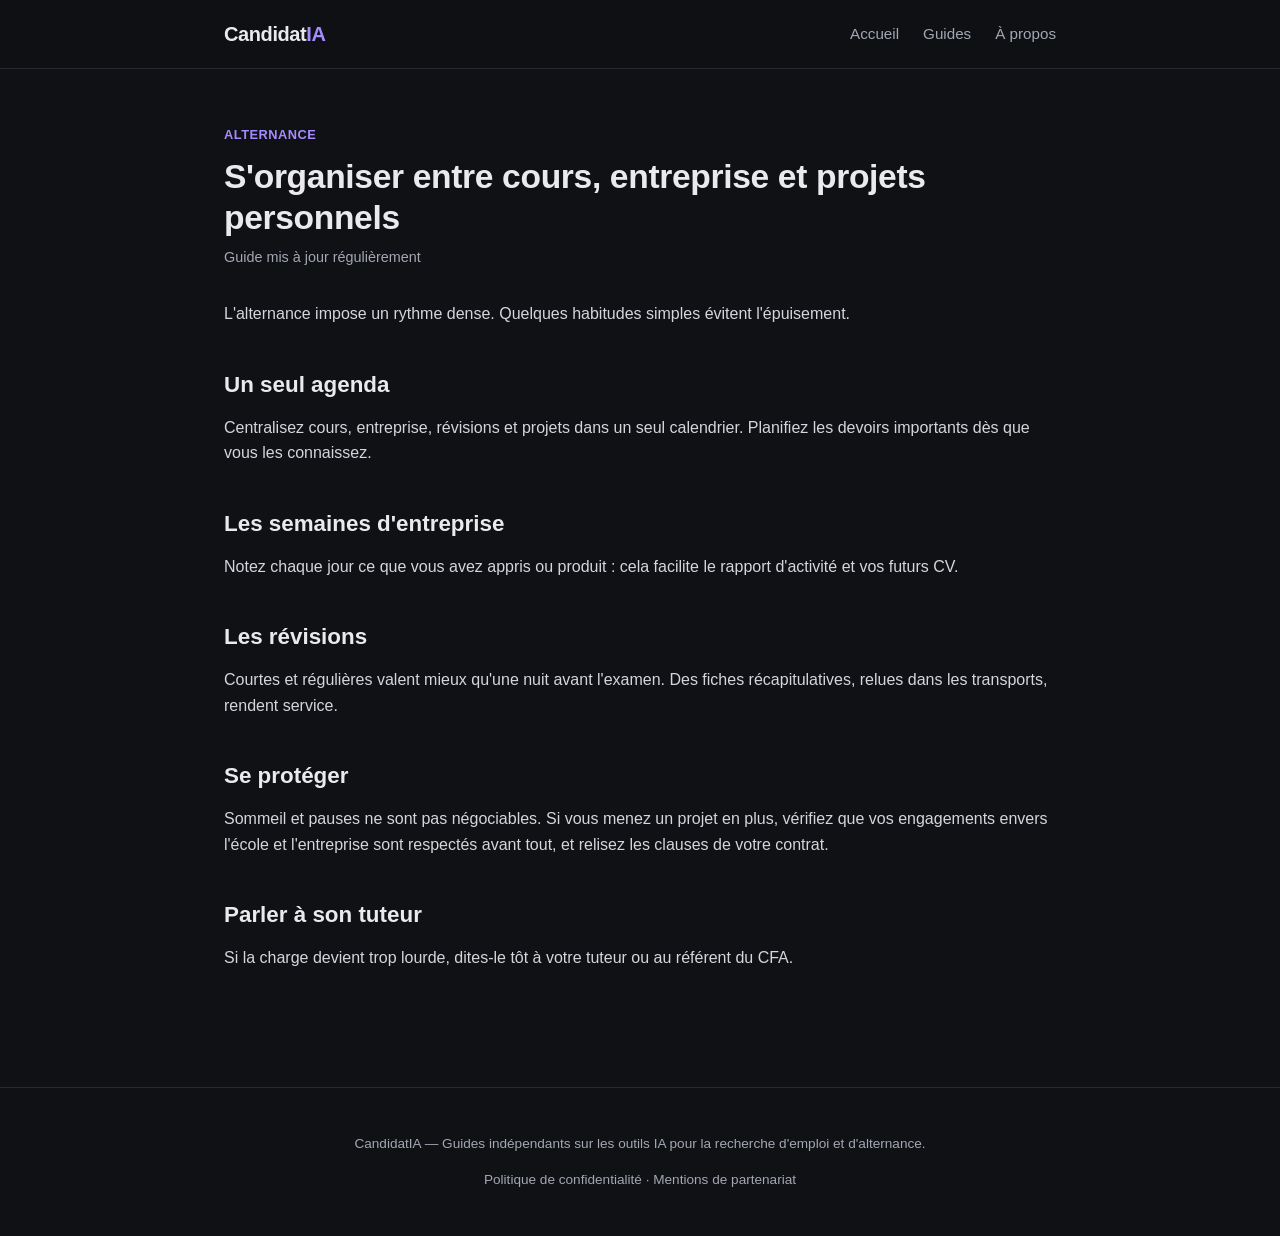
<file: articles/organisation-alternance-cours-entreprise.html>
<!DOCTYPE html>
<html lang="fr">
<head>
  <!-- Google Tag Manager -->
  <script>(function(w,d,s,l,i){w[l]=w[l]||[];w[l].push({'gtm.start':
  new Date().getTime(),event:'gtm.js'});var f=d.getElementsByTagName(s)[0],
  j=d.createElement(s),dl=l!='dataLayer'?'&l='+l:'';j.async=true;j.src=
  'https://www.googletagmanager.com/gtm.js?id='+i+dl;f.parentNode.insertBefore(j,f);
  })(window,document,'script','dataLayer','GTM-WK69XRMB');</script>
  <!-- End Google Tag Manager -->
  <script async src="https://pagead2.googlesyndication.com/pagead/js/adsbygoogle.js?client=ca-pub-7051994592070971"
     crossorigin="anonymous"></script>
  <meta charset="UTF-8">
  <meta name="viewport" content="width=device-width, initial-scale=1.0">
  <title>S&#x27;organiser entre cours, entreprise et projets personnels — CandidatIA</title>
  <meta name="description" content="Des conseils pratiques pour tenir le rythme d&#x27;une alternance sans s&#x27;épuiser.">
  <link rel="stylesheet" href="../assets/css/style.css">
</head>
<body>
  <noscript><iframe src="https://www.googletagmanager.com/ns.html?id=GTM-WK69XRMB" height="0" width="0" style="display:none;visibility:hidden"></iframe></noscript>
  <header class="site-header"><div class="header-inner"><a class="logo" href="../index.html">Candidat<span>IA</span></a>
  <nav class="site-nav"><a href="../index.html">Accueil</a><a href="../guides.html">Guides</a><a href="../a-propos.html">À propos</a></nav></div></header>
  <main>
    <article class="post">
      <div class="tag">Alternance</div>
      <h1>S&#x27;organiser entre cours, entreprise et projets personnels</h1>
      <p class="meta">Guide mis à jour régulièrement</p>
      <p>L'alternance impose un rythme dense. Quelques habitudes simples évitent l'épuisement.</p>
      <h2>Un seul agenda</h2>
      <p>Centralisez cours, entreprise, révisions et projets dans un seul calendrier. Planifiez les devoirs importants dès que vous les connaissez.</p>
      <h2>Les semaines d'entreprise</h2>
      <p>Notez chaque jour ce que vous avez appris ou produit : cela facilite le rapport d'activité et vos futurs CV.</p>
      <h2>Les révisions</h2>
      <p>Courtes et régulières valent mieux qu'une nuit avant l'examen. Des fiches récapitulatives, relues dans les transports, rendent service.</p>
      <h2>Se protéger</h2>
      <p>Sommeil et pauses ne sont pas négociables. Si vous menez un projet en plus, vérifiez que vos engagements envers l'école et l'entreprise sont respectés avant tout, et relisez les clauses de votre contrat.</p>
      <h2>Parler à son tuteur</h2>
      <p>Si la charge devient trop lourde, dites-le tôt à votre tuteur ou au référent du CFA.</p>

    </article>
  </main>
  <footer class="site-footer">
    <p>CandidatIA — Guides indépendants sur les outils IA pour la recherche d'emploi et d'alternance.</p>
    <p><a href="../politique-de-confidentialite.html">Politique de confidentialité</a> · <a href="../mentions-partenariat.html">Mentions de partenariat</a></p>
  </footer>
</body>
</html>
</file>
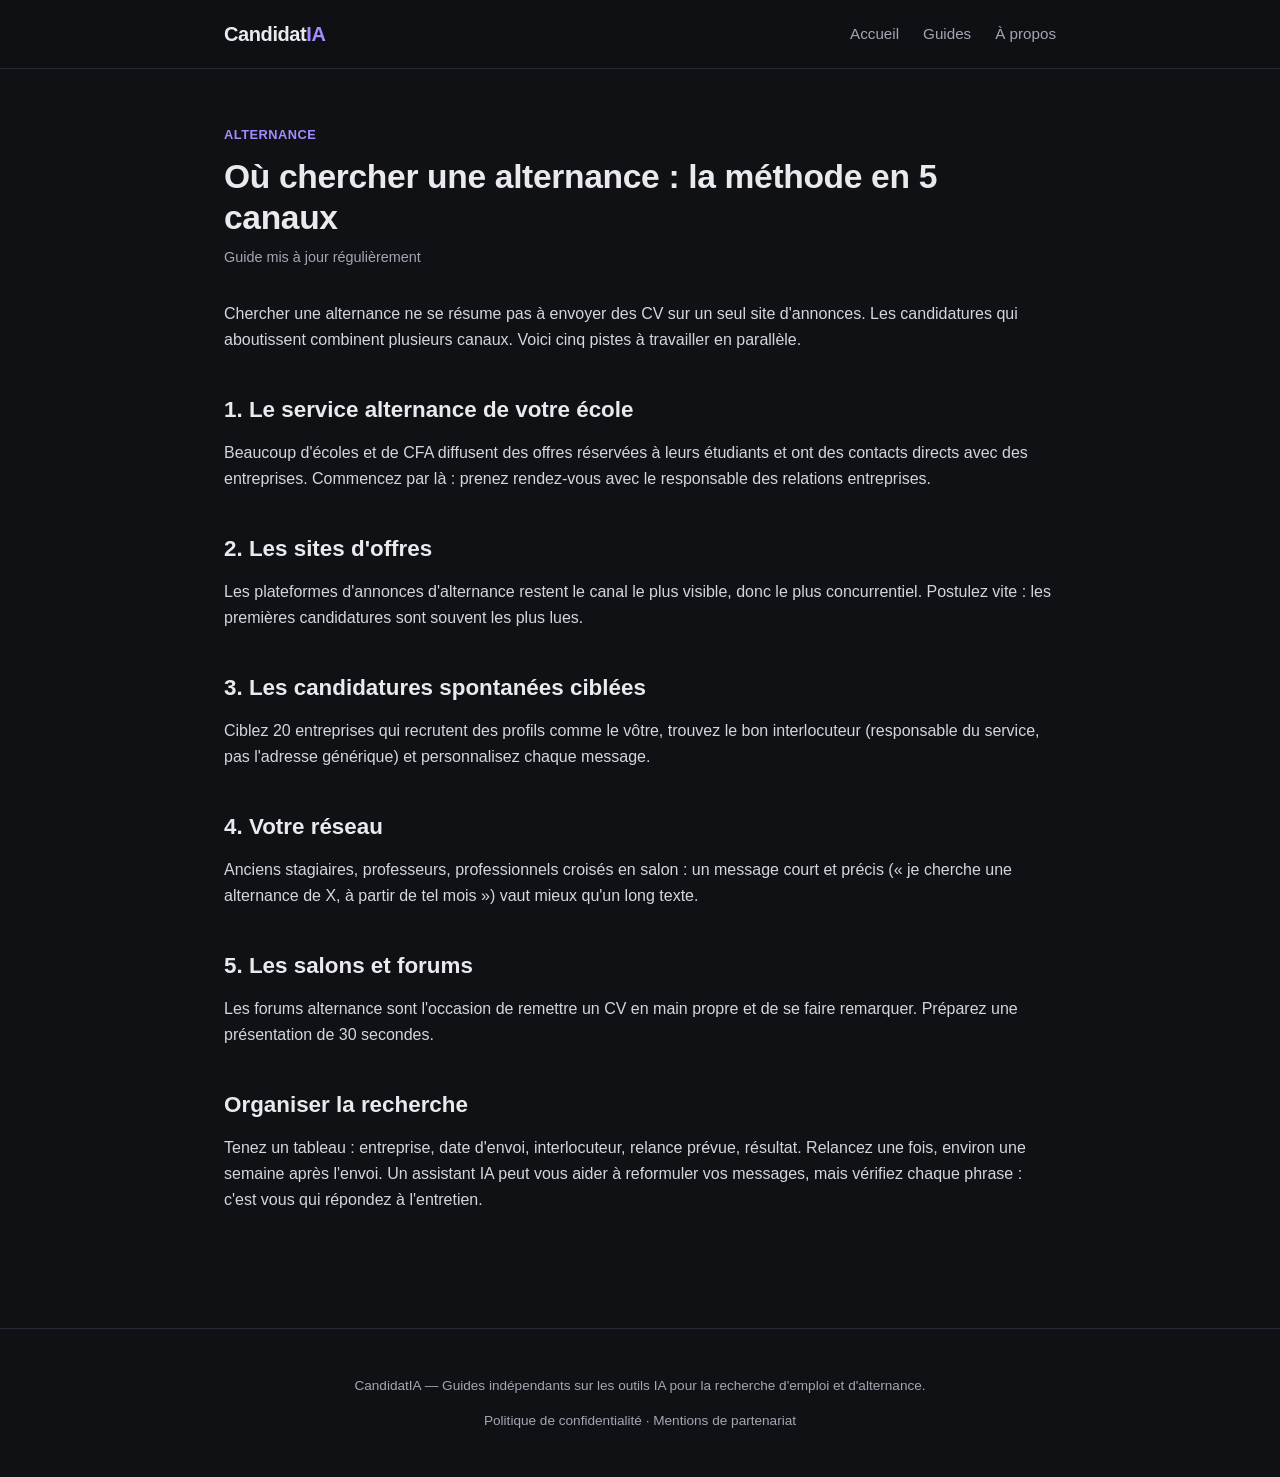
<file: articles/ou-chercher-une-alternance.html>
<!DOCTYPE html>
<html lang="fr">
<head>
  <!-- Google Tag Manager -->
  <script>(function(w,d,s,l,i){w[l]=w[l]||[];w[l].push({'gtm.start':
  new Date().getTime(),event:'gtm.js'});var f=d.getElementsByTagName(s)[0],
  j=d.createElement(s),dl=l!='dataLayer'?'&l='+l:'';j.async=true;j.src=
  'https://www.googletagmanager.com/gtm.js?id='+i+dl;f.parentNode.insertBefore(j,f);
  })(window,document,'script','dataLayer','GTM-WK69XRMB');</script>
  <!-- End Google Tag Manager -->
  <script async src="https://pagead2.googlesyndication.com/pagead/js/adsbygoogle.js?client=ca-pub-7051994592070971"
     crossorigin="anonymous"></script>
  <meta charset="UTF-8">
  <meta name="viewport" content="width=device-width, initial-scale=1.0">
  <title>Où chercher une alternance : la méthode en 5 canaux — CandidatIA</title>
  <meta name="description" content="Les 5 canaux à combiner pour trouver une alternance, et comment les organiser avec un simple tableau de suivi.">
  <link rel="stylesheet" href="../assets/css/style.css">
</head>
<body>
  <noscript><iframe src="https://www.googletagmanager.com/ns.html?id=GTM-WK69XRMB" height="0" width="0" style="display:none;visibility:hidden"></iframe></noscript>
  <header class="site-header"><div class="header-inner"><a class="logo" href="../index.html">Candidat<span>IA</span></a>
  <nav class="site-nav"><a href="../index.html">Accueil</a><a href="../guides.html">Guides</a><a href="../a-propos.html">À propos</a></nav></div></header>
  <main>
    <article class="post">
      <div class="tag">Alternance</div>
      <h1>Où chercher une alternance : la méthode en 5 canaux</h1>
      <p class="meta">Guide mis à jour régulièrement</p>
      <p>Chercher une alternance ne se résume pas à envoyer des CV sur un seul site d'annonces. Les candidatures qui aboutissent combinent plusieurs canaux. Voici cinq pistes à travailler en parallèle.</p>
      <h2>1. Le service alternance de votre école</h2>
      <p>Beaucoup d'écoles et de CFA diffusent des offres réservées à leurs étudiants et ont des contacts directs avec des entreprises. Commencez par là : prenez rendez-vous avec le responsable des relations entreprises.</p>
      <h2>2. Les sites d'offres</h2>
      <p>Les plateformes d'annonces d'alternance restent le canal le plus visible, donc le plus concurrentiel. Postulez vite : les premières candidatures sont souvent les plus lues.</p>
      <h2>3. Les candidatures spontanées ciblées</h2>
      <p>Ciblez 20 entreprises qui recrutent des profils comme le vôtre, trouvez le bon interlocuteur (responsable du service, pas l'adresse générique) et personnalisez chaque message.</p>
      <h2>4. Votre réseau</h2>
      <p>Anciens stagiaires, professeurs, professionnels croisés en salon : un message court et précis (« je cherche une alternance de X, à partir de tel mois ») vaut mieux qu'un long texte.</p>
      <h2>5. Les salons et forums</h2>
      <p>Les forums alternance sont l'occasion de remettre un CV en main propre et de se faire remarquer. Préparez une présentation de 30 secondes.</p>
      <h2>Organiser la recherche</h2>
      <p>Tenez un tableau : entreprise, date d'envoi, interlocuteur, relance prévue, résultat. Relancez une fois, environ une semaine après l'envoi. Un assistant IA peut vous aider à reformuler vos messages, mais vérifiez chaque phrase : c'est vous qui répondez à l'entretien.</p>

    </article>
  </main>
  <footer class="site-footer">
    <p>CandidatIA — Guides indépendants sur les outils IA pour la recherche d'emploi et d'alternance.</p>
    <p><a href="../politique-de-confidentialite.html">Politique de confidentialité</a> · <a href="../mentions-partenariat.html">Mentions de partenariat</a></p>
  </footer>
</body>
</html>
</file>
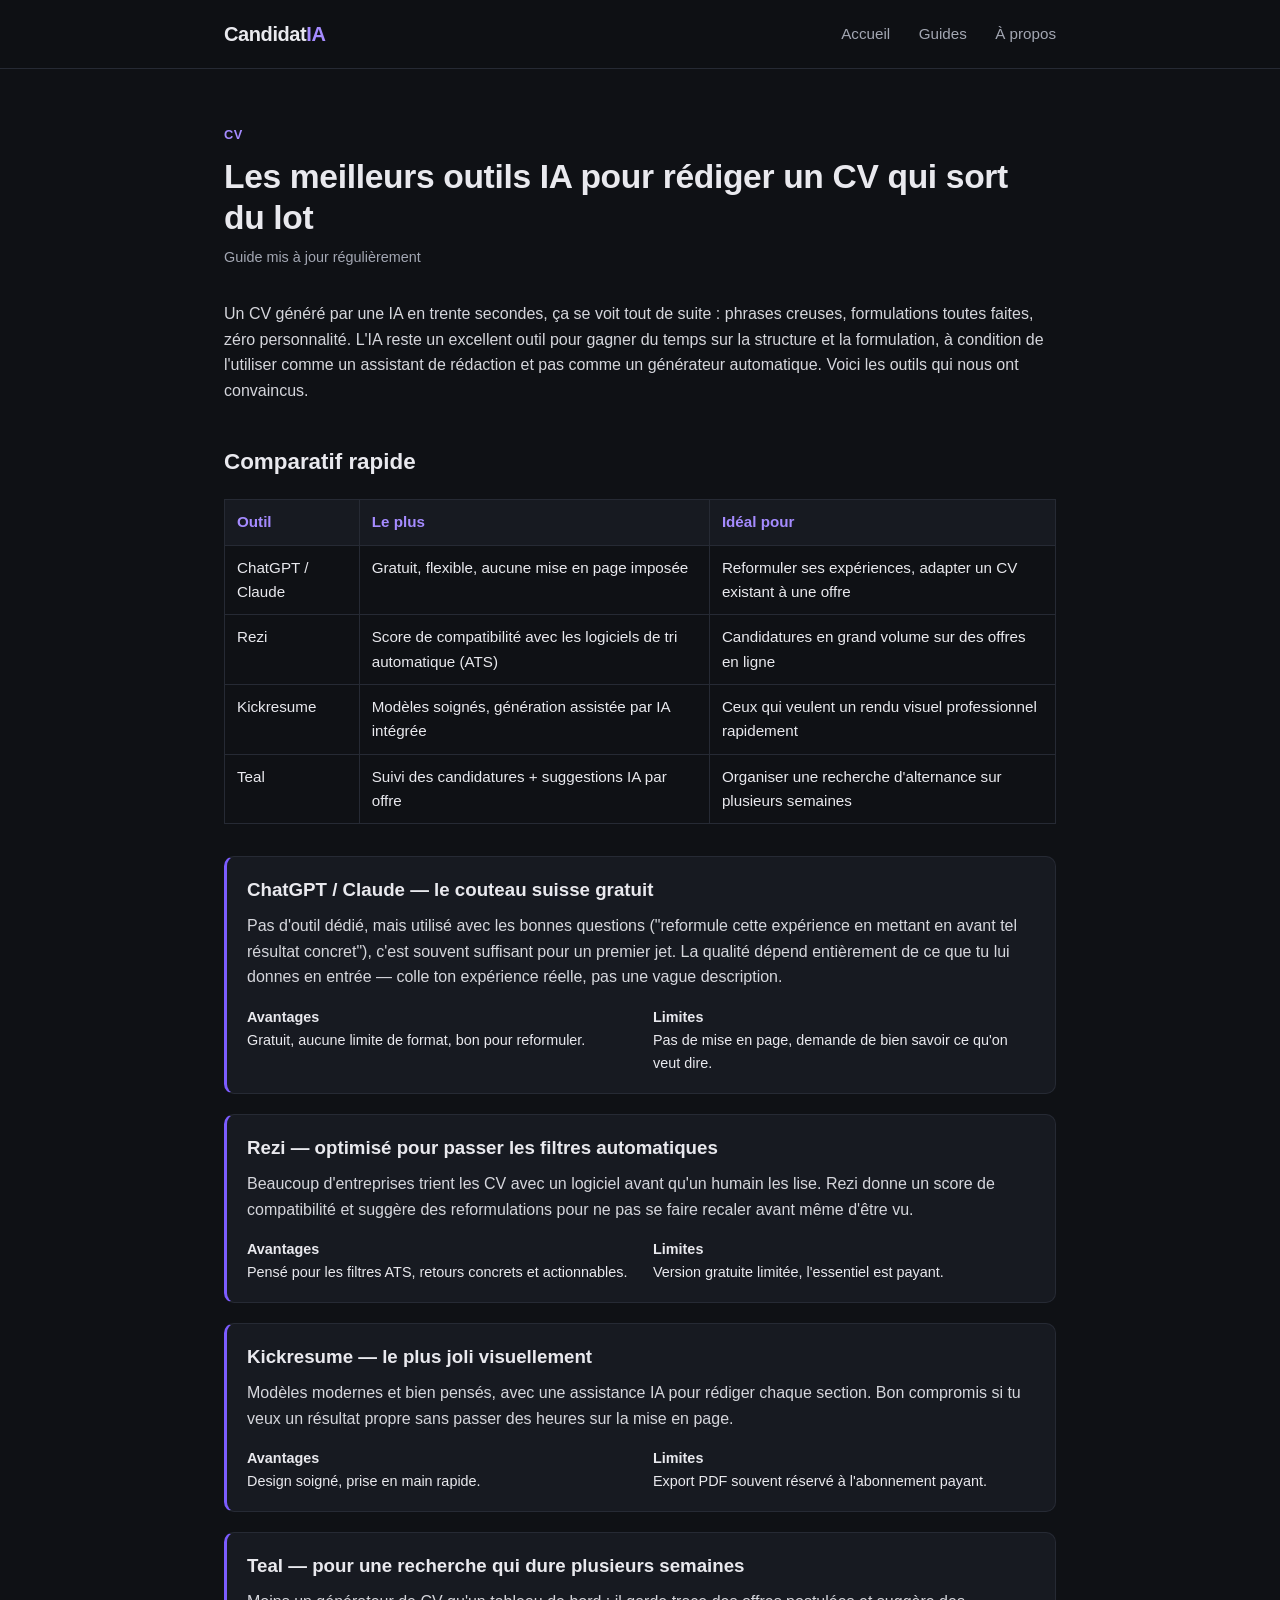
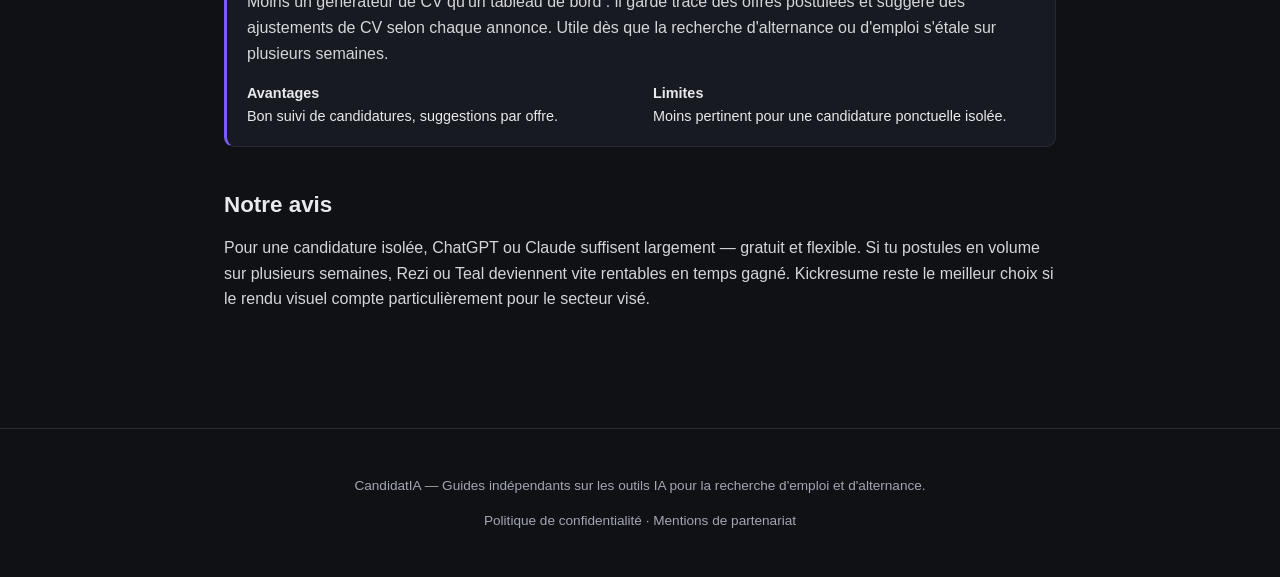
<file: articles/outils-ia-cv.html>
<!DOCTYPE html>
<html lang="fr">
<head>
  <!-- Google Tag Manager -->
  <script>(function(w,d,s,l,i){w[l]=w[l]||[];w[l].push({'gtm.start':
  new Date().getTime(),event:'gtm.js'});var f=d.getElementsByTagName(s)[0],
  j=d.createElement(s),dl=l!='dataLayer'?'&l='+l:'';j.async=true;j.src=
  'https://www.googletagmanager.com/gtm.js?id='+i+dl;f.parentNode.insertBefore(j,f);
  })(window,document,'script','dataLayer','GTM-WK69XRMB');</script>
  <!-- End Google Tag Manager -->
  <script async src="https://pagead2.googlesyndication.com/pagead/js/adsbygoogle.js?client=ca-pub-7051994592070971"
     crossorigin="anonymous"></script>
  <meta charset="UTF-8">
  <meta name="viewport" content="width=device-width, initial-scale=1.0">
  <title>Les meilleurs outils IA pour rédiger un CV qui sort du lot — CandidatIA</title>
  <meta name="description" content="Comparatif honnête de 4 outils IA pour rédiger un CV clair et efficace : ChatGPT, Rezi, Kickresume et Teal.">
  <link rel="stylesheet" href="../assets/css/style.css">
</head>
<body>
  <!-- Google Tag Manager (noscript) -->
  <noscript><iframe src="https://www.googletagmanager.com/ns.html?id=GTM-WK69XRMB"
  height="0" width="0" style="display:none;visibility:hidden"></iframe></noscript>
  <!-- End Google Tag Manager (noscript) -->

  <header class="site-header">
    <div class="header-inner">
      <a class="logo" href="../index.html">Candidat<span>IA</span></a>
      <nav class="site-nav">
        <a href="../index.html">Accueil</a>
        <a href="../guides.html">Guides</a>
        <a href="../a-propos.html">À propos</a>
      </nav>
    </div>
  </header>

  <main>
    <article class="post">
      <div class="tag">CV</div>
      <h1>Les meilleurs outils IA pour rédiger un CV qui sort du lot</h1>
      <p class="meta">Guide mis à jour régulièrement</p>

      <p>
        Un CV généré par une IA en trente secondes, ça se voit tout de suite : phrases
        creuses, formulations toutes faites, zéro personnalité. L'IA reste un excellent
        outil pour gagner du temps sur la structure et la formulation, à condition de
        l'utiliser comme un assistant de rédaction et pas comme un générateur automatique.
        Voici les outils qui nous ont convaincus.
      </p>

      <h2>Comparatif rapide</h2>
      <table class="compare">
        <tr>
          <th>Outil</th>
          <th>Le plus</th>
          <th>Idéal pour</th>
        </tr>
        <tr>
          <td>ChatGPT / Claude</td>
          <td>Gratuit, flexible, aucune mise en page imposée</td>
          <td>Reformuler ses expériences, adapter un CV existant à une offre</td>
        </tr>
        <tr>
          <td>Rezi</td>
          <td>Score de compatibilité avec les logiciels de tri automatique (ATS)</td>
          <td>Candidatures en grand volume sur des offres en ligne</td>
        </tr>
        <tr>
          <td>Kickresume</td>
          <td>Modèles soignés, génération assistée par IA intégrée</td>
          <td>Ceux qui veulent un rendu visuel professionnel rapidement</td>
        </tr>
        <tr>
          <td>Teal</td>
          <td>Suivi des candidatures + suggestions IA par offre</td>
          <td>Organiser une recherche d'alternance sur plusieurs semaines</td>
        </tr>
      </table>

      <div class="tool-box">
        <h3>ChatGPT / Claude — le couteau suisse gratuit</h3>
        <p>
          Pas d'outil dédié, mais utilisé avec les bonnes questions ("reformule cette
          expérience en mettant en avant tel résultat concret"), c'est souvent suffisant
          pour un premier jet. La qualité dépend entièrement de ce que tu lui donnes en
          entrée — colle ton expérience réelle, pas une vague description.
        </p>
        <div class="pros-cons">
          <div><strong>Avantages</strong><br>Gratuit, aucune limite de format, bon pour reformuler.</div>
          <div><strong>Limites</strong><br>Pas de mise en page, demande de bien savoir ce qu'on veut dire.</div>
        </div>
      </div>

      <div class="tool-box">
        <h3>Rezi — optimisé pour passer les filtres automatiques</h3>
        <p>
          Beaucoup d'entreprises trient les CV avec un logiciel avant qu'un humain les
          lise. Rezi donne un score de compatibilité et suggère des reformulations pour
          ne pas se faire recaler avant même d'être vu.
        </p>
        <div class="pros-cons">
          <div><strong>Avantages</strong><br>Pensé pour les filtres ATS, retours concrets et actionnables.</div>
          <div><strong>Limites</strong><br>Version gratuite limitée, l'essentiel est payant.</div>
        </div>
      </div>

      <div class="tool-box">
        <h3>Kickresume — le plus joli visuellement</h3>
        <p>
          Modèles modernes et bien pensés, avec une assistance IA pour rédiger chaque
          section. Bon compromis si tu veux un résultat propre sans passer des heures
          sur la mise en page.
        </p>
        <div class="pros-cons">
          <div><strong>Avantages</strong><br>Design soigné, prise en main rapide.</div>
          <div><strong>Limites</strong><br>Export PDF souvent réservé à l'abonnement payant.</div>
        </div>
      </div>

      <div class="tool-box">
        <h3>Teal — pour une recherche qui dure plusieurs semaines</h3>
        <p>
          Moins un générateur de CV qu'un tableau de bord : il garde trace des offres
          postulées et suggère des ajustements de CV selon chaque annonce. Utile dès que
          la recherche d'alternance ou d'emploi s'étale sur plusieurs semaines.
        </p>
        <div class="pros-cons">
          <div><strong>Avantages</strong><br>Bon suivi de candidatures, suggestions par offre.</div>
          <div><strong>Limites</strong><br>Moins pertinent pour une candidature ponctuelle isolée.</div>
        </div>
      </div>

      <h2>Notre avis</h2>
      <p>
        Pour une candidature isolée, ChatGPT ou Claude suffisent largement — gratuit et
        flexible. Si tu postules en volume sur plusieurs semaines, Rezi ou Teal
        deviennent vite rentables en temps gagné. Kickresume reste le meilleur choix si
        le rendu visuel compte particulièrement pour le secteur visé.
      </p>
    </article>
  </main>

  <footer class="site-footer">
    <p>CandidatIA — Guides indépendants sur les outils IA pour la recherche d'emploi et d'alternance.</p>
    <p><a href="../politique-de-confidentialite.html">Politique de confidentialité</a> · <a href="../mentions-partenariat.html">Mentions de partenariat</a></p>
  </footer>

</body>
</html>
</file>
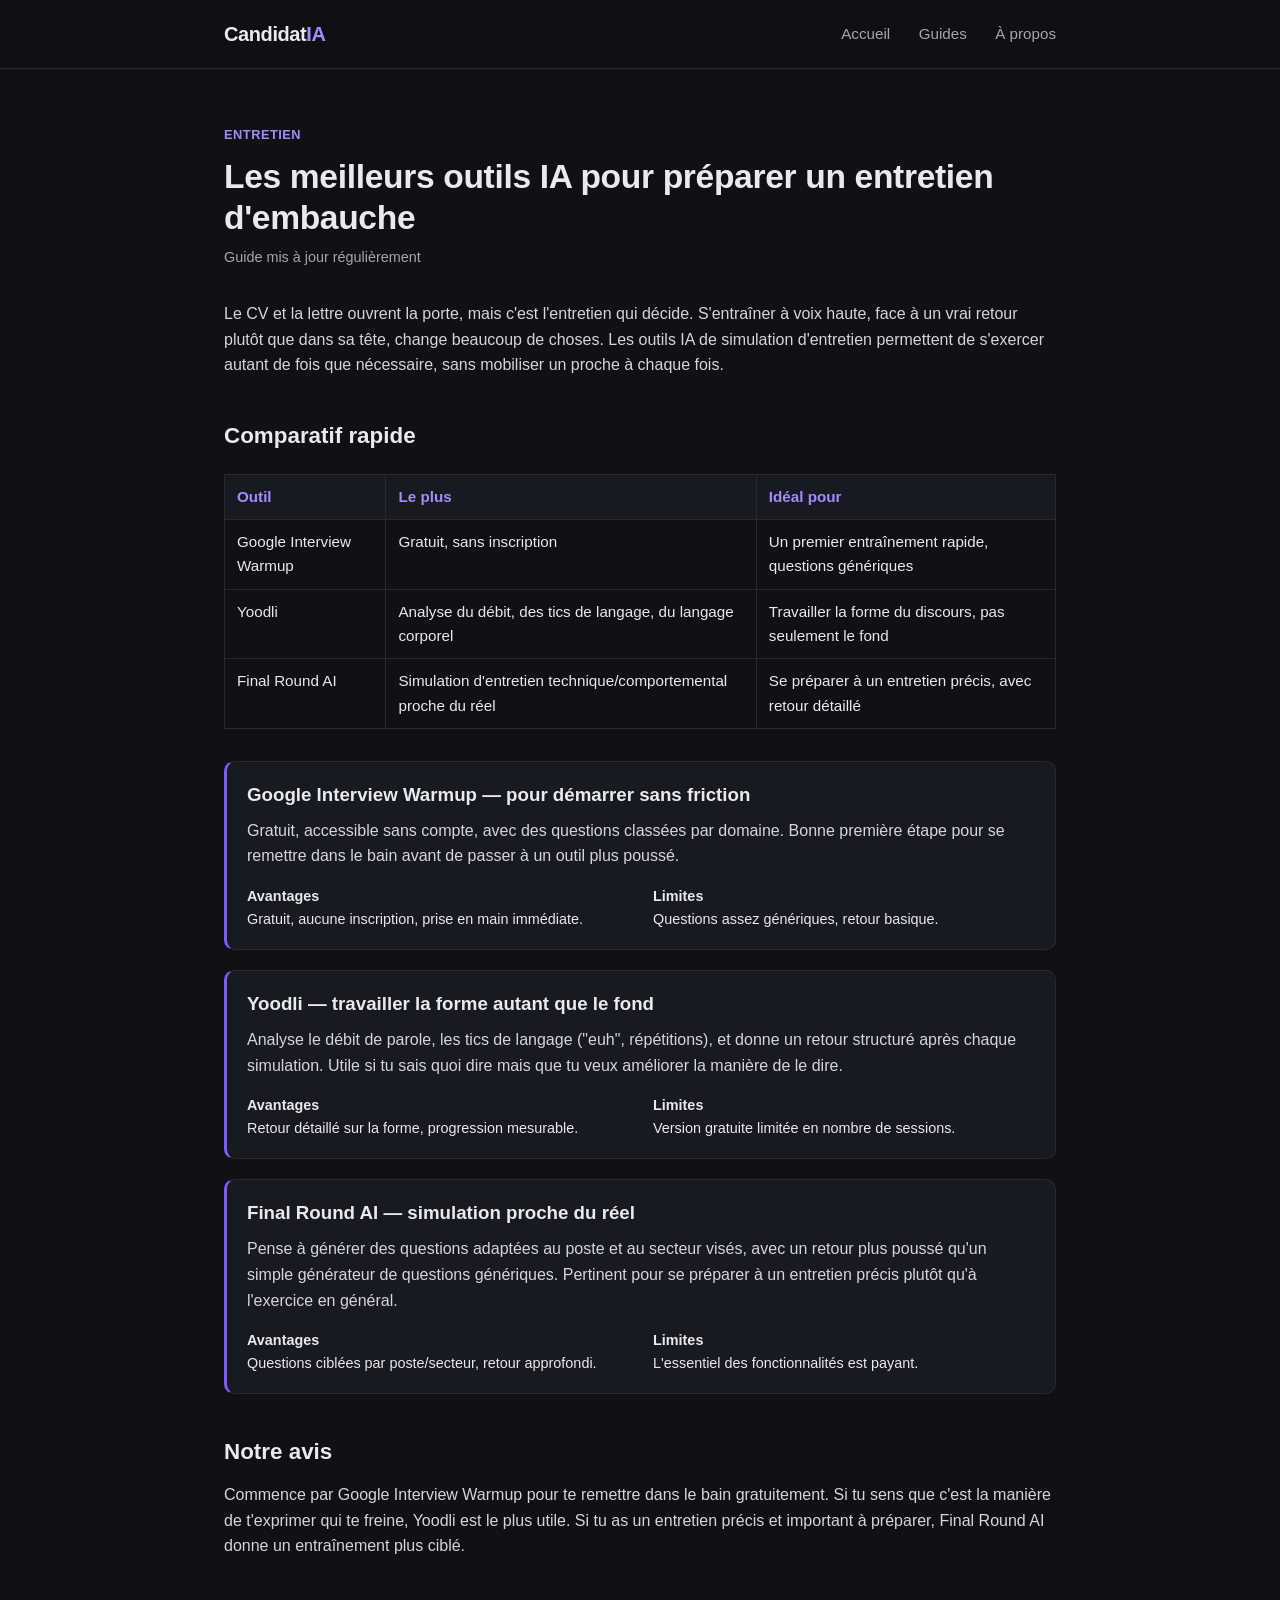
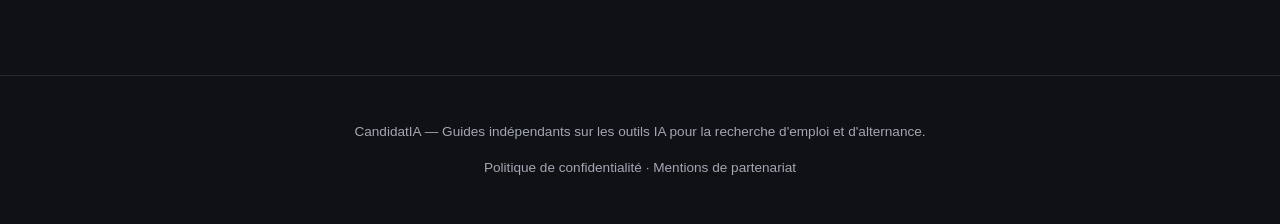
<file: articles/outils-ia-entretien.html>
<!DOCTYPE html>
<html lang="fr">
<head>
  <!-- Google Tag Manager -->
  <script>(function(w,d,s,l,i){w[l]=w[l]||[];w[l].push({'gtm.start':
  new Date().getTime(),event:'gtm.js'});var f=d.getElementsByTagName(s)[0],
  j=d.createElement(s),dl=l!='dataLayer'?'&l='+l:'';j.async=true;j.src=
  'https://www.googletagmanager.com/gtm.js?id='+i+dl;f.parentNode.insertBefore(j,f);
  })(window,document,'script','dataLayer','GTM-WK69XRMB');</script>
  <!-- End Google Tag Manager -->
  <script async src="https://pagead2.googlesyndication.com/pagead/js/adsbygoogle.js?client=ca-pub-7051994592070971"
     crossorigin="anonymous"></script>
  <meta charset="UTF-8">
  <meta name="viewport" content="width=device-width, initial-scale=1.0">
  <title>Les meilleurs outils IA pour préparer un entretien d'embauche — CandidatIA</title>
  <meta name="description" content="Simuler un entretien, anticiper les questions, travailler son discours : comparatif des outils IA de préparation à l'entretien.">
  <link rel="stylesheet" href="../assets/css/style.css">
</head>
<body>
  <!-- Google Tag Manager (noscript) -->
  <noscript><iframe src="https://www.googletagmanager.com/ns.html?id=GTM-WK69XRMB"
  height="0" width="0" style="display:none;visibility:hidden"></iframe></noscript>
  <!-- End Google Tag Manager (noscript) -->

  <header class="site-header">
    <div class="header-inner">
      <a class="logo" href="../index.html">Candidat<span>IA</span></a>
      <nav class="site-nav">
        <a href="../index.html">Accueil</a>
        <a href="../guides.html">Guides</a>
        <a href="../a-propos.html">À propos</a>
      </nav>
    </div>
  </header>

  <main>
    <article class="post">
      <div class="tag">Entretien</div>
      <h1>Les meilleurs outils IA pour préparer un entretien d'embauche</h1>
      <p class="meta">Guide mis à jour régulièrement</p>

      <p>
        Le CV et la lettre ouvrent la porte, mais c'est l'entretien qui décide. S'entraîner
        à voix haute, face à un vrai retour plutôt que dans sa tête, change beaucoup de
        choses. Les outils IA de simulation d'entretien permettent de s'exercer autant
        de fois que nécessaire, sans mobiliser un proche à chaque fois.
      </p>

      <h2>Comparatif rapide</h2>
      <table class="compare">
        <tr>
          <th>Outil</th>
          <th>Le plus</th>
          <th>Idéal pour</th>
        </tr>
        <tr>
          <td>Google Interview Warmup</td>
          <td>Gratuit, sans inscription</td>
          <td>Un premier entraînement rapide, questions génériques</td>
        </tr>
        <tr>
          <td>Yoodli</td>
          <td>Analyse du débit, des tics de langage, du langage corporel</td>
          <td>Travailler la forme du discours, pas seulement le fond</td>
        </tr>
        <tr>
          <td>Final Round AI</td>
          <td>Simulation d'entretien technique/comportemental proche du réel</td>
          <td>Se préparer à un entretien précis, avec retour détaillé</td>
        </tr>
      </table>

      <div class="tool-box">
        <h3>Google Interview Warmup — pour démarrer sans friction</h3>
        <p>
          Gratuit, accessible sans compte, avec des questions classées par domaine.
          Bonne première étape pour se remettre dans le bain avant de passer à un outil
          plus poussé.
        </p>
        <div class="pros-cons">
          <div><strong>Avantages</strong><br>Gratuit, aucune inscription, prise en main immédiate.</div>
          <div><strong>Limites</strong><br>Questions assez génériques, retour basique.</div>
        </div>
      </div>

      <div class="tool-box">
        <h3>Yoodli — travailler la forme autant que le fond</h3>
        <p>
          Analyse le débit de parole, les tics de langage ("euh", répétitions), et donne
          un retour structuré après chaque simulation. Utile si tu sais quoi dire mais
          que tu veux améliorer la manière de le dire.
        </p>
        <div class="pros-cons">
          <div><strong>Avantages</strong><br>Retour détaillé sur la forme, progression mesurable.</div>
          <div><strong>Limites</strong><br>Version gratuite limitée en nombre de sessions.</div>
        </div>
      </div>

      <div class="tool-box">
        <h3>Final Round AI — simulation proche du réel</h3>
        <p>
          Pense à générer des questions adaptées au poste et au secteur visés, avec un
          retour plus poussé qu'un simple générateur de questions génériques. Pertinent
          pour se préparer à un entretien précis plutôt qu'à l'exercice en général.
        </p>
        <div class="pros-cons">
          <div><strong>Avantages</strong><br>Questions ciblées par poste/secteur, retour approfondi.</div>
          <div><strong>Limites</strong><br>L'essentiel des fonctionnalités est payant.</div>
        </div>
      </div>

      <h2>Notre avis</h2>
      <p>
        Commence par Google Interview Warmup pour te remettre dans le bain gratuitement.
        Si tu sens que c'est la manière de t'exprimer qui te freine, Yoodli est le plus
        utile. Si tu as un entretien précis et important à préparer, Final Round AI
        donne un entraînement plus ciblé.
      </p>
    </article>
  </main>

  <footer class="site-footer">
    <p>CandidatIA — Guides indépendants sur les outils IA pour la recherche d'emploi et d'alternance.</p>
    <p><a href="../politique-de-confidentialite.html">Politique de confidentialité</a> · <a href="../mentions-partenariat.html">Mentions de partenariat</a></p>
  </footer>

</body>
</html>
</file>
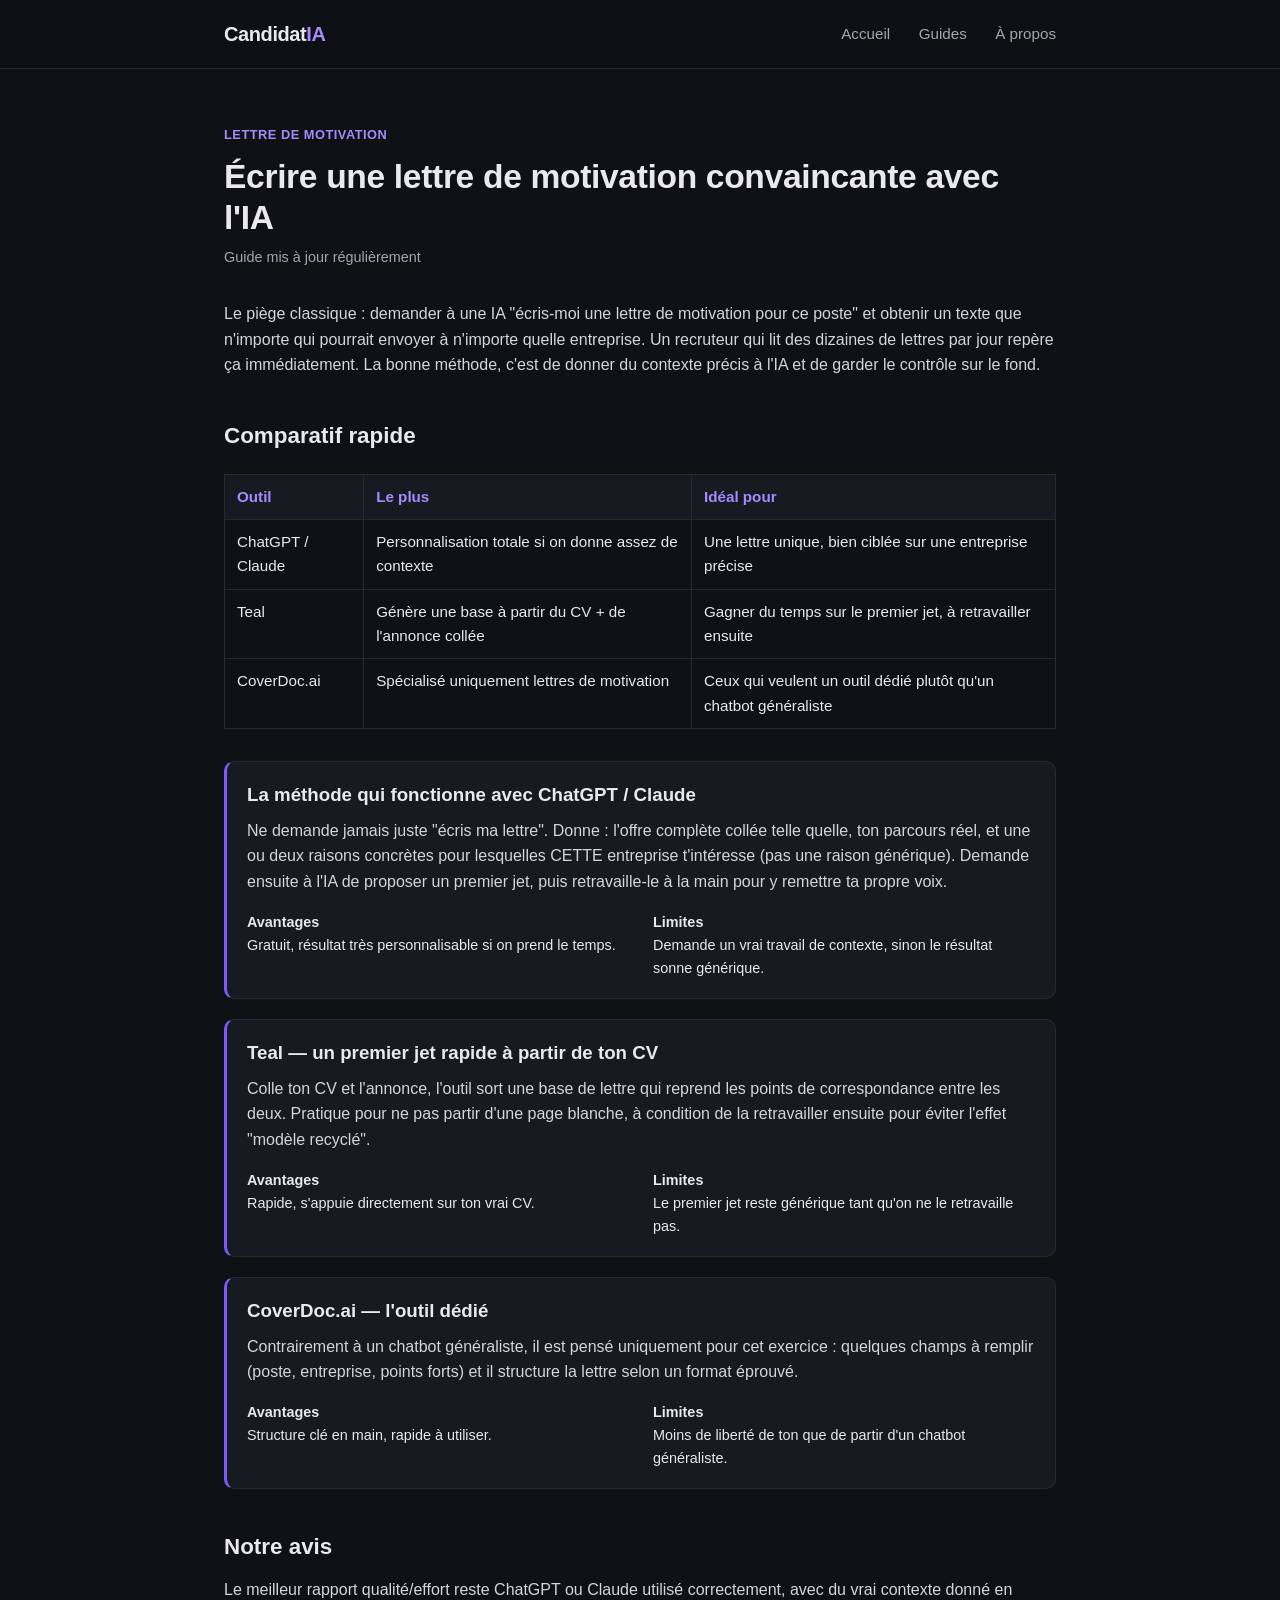
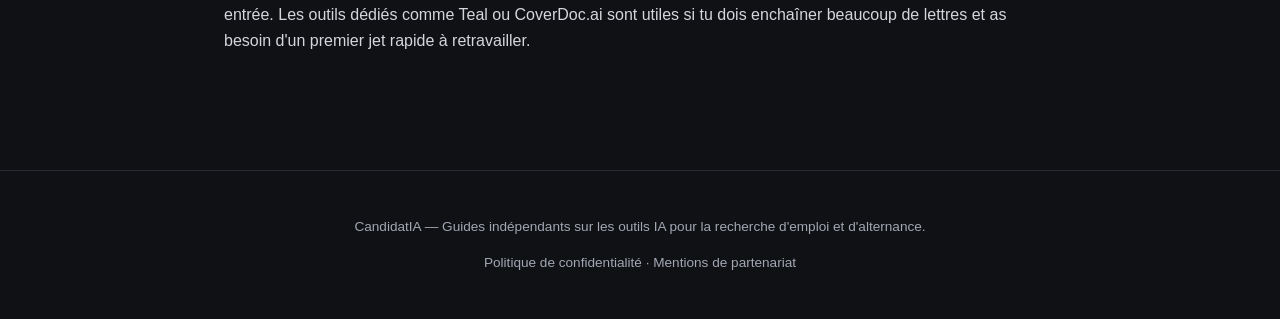
<file: articles/outils-ia-lettre-motivation.html>
<!DOCTYPE html>
<html lang="fr">
<head>
  <!-- Google Tag Manager -->
  <script>(function(w,d,s,l,i){w[l]=w[l]||[];w[l].push({'gtm.start':
  new Date().getTime(),event:'gtm.js'});var f=d.getElementsByTagName(s)[0],
  j=d.createElement(s),dl=l!='dataLayer'?'&l='+l:'';j.async=true;j.src=
  'https://www.googletagmanager.com/gtm.js?id='+i+dl;f.parentNode.insertBefore(j,f);
  })(window,document,'script','dataLayer','GTM-WK69XRMB');</script>
  <!-- End Google Tag Manager -->
  <script async src="https://pagead2.googlesyndication.com/pagead/js/adsbygoogle.js?client=ca-pub-7051994592070971"
     crossorigin="anonymous"></script>
  <meta charset="UTF-8">
  <meta name="viewport" content="width=device-width, initial-scale=1.0">
  <title>Écrire une lettre de motivation convaincante avec l'IA — CandidatIA</title>
  <meta name="description" content="Comment utiliser l'IA pour rédiger une lettre de motivation personnalisée, sans tomber dans le texte générique.">
  <link rel="stylesheet" href="../assets/css/style.css">
</head>
<body>
  <!-- Google Tag Manager (noscript) -->
  <noscript><iframe src="https://www.googletagmanager.com/ns.html?id=GTM-WK69XRMB"
  height="0" width="0" style="display:none;visibility:hidden"></iframe></noscript>
  <!-- End Google Tag Manager (noscript) -->

  <header class="site-header">
    <div class="header-inner">
      <a class="logo" href="../index.html">Candidat<span>IA</span></a>
      <nav class="site-nav">
        <a href="../index.html">Accueil</a>
        <a href="../guides.html">Guides</a>
        <a href="../a-propos.html">À propos</a>
      </nav>
    </div>
  </header>

  <main>
    <article class="post">
      <div class="tag">Lettre de motivation</div>
      <h1>Écrire une lettre de motivation convaincante avec l'IA</h1>
      <p class="meta">Guide mis à jour régulièrement</p>

      <p>
        Le piège classique : demander à une IA "écris-moi une lettre de motivation pour
        ce poste" et obtenir un texte que n'importe qui pourrait envoyer à n'importe
        quelle entreprise. Un recruteur qui lit des dizaines de lettres par jour repère
        ça immédiatement. La bonne méthode, c'est de donner du contexte précis à l'IA
        et de garder le contrôle sur le fond.
      </p>

      <h2>Comparatif rapide</h2>
      <table class="compare">
        <tr>
          <th>Outil</th>
          <th>Le plus</th>
          <th>Idéal pour</th>
        </tr>
        <tr>
          <td>ChatGPT / Claude</td>
          <td>Personnalisation totale si on donne assez de contexte</td>
          <td>Une lettre unique, bien ciblée sur une entreprise précise</td>
        </tr>
        <tr>
          <td>Teal</td>
          <td>Génère une base à partir du CV + de l'annonce collée</td>
          <td>Gagner du temps sur le premier jet, à retravailler ensuite</td>
        </tr>
        <tr>
          <td>CoverDoc.ai</td>
          <td>Spécialisé uniquement lettres de motivation</td>
          <td>Ceux qui veulent un outil dédié plutôt qu'un chatbot généraliste</td>
        </tr>
      </table>

      <div class="tool-box">
        <h3>La méthode qui fonctionne avec ChatGPT / Claude</h3>
        <p>
          Ne demande jamais juste "écris ma lettre". Donne : l'offre complète collée
          telle quelle, ton parcours réel, et une ou deux raisons concrètes pour
          lesquelles CETTE entreprise t'intéresse (pas une raison générique). Demande
          ensuite à l'IA de proposer un premier jet, puis retravaille-le à la main pour
          y remettre ta propre voix.
        </p>
        <div class="pros-cons">
          <div><strong>Avantages</strong><br>Gratuit, résultat très personnalisable si on prend le temps.</div>
          <div><strong>Limites</strong><br>Demande un vrai travail de contexte, sinon le résultat sonne générique.</div>
        </div>
      </div>

      <div class="tool-box">
        <h3>Teal — un premier jet rapide à partir de ton CV</h3>
        <p>
          Colle ton CV et l'annonce, l'outil sort une base de lettre qui reprend les
          points de correspondance entre les deux. Pratique pour ne pas partir d'une
          page blanche, à condition de la retravailler ensuite pour éviter l'effet
          "modèle recyclé".
        </p>
        <div class="pros-cons">
          <div><strong>Avantages</strong><br>Rapide, s'appuie directement sur ton vrai CV.</div>
          <div><strong>Limites</strong><br>Le premier jet reste générique tant qu'on ne le retravaille pas.</div>
        </div>
      </div>

      <div class="tool-box">
        <h3>CoverDoc.ai — l'outil dédié</h3>
        <p>
          Contrairement à un chatbot généraliste, il est pensé uniquement pour cet
          exercice : quelques champs à remplir (poste, entreprise, points forts) et il
          structure la lettre selon un format éprouvé.
        </p>
        <div class="pros-cons">
          <div><strong>Avantages</strong><br>Structure clé en main, rapide à utiliser.</div>
          <div><strong>Limites</strong><br>Moins de liberté de ton que de partir d'un chatbot généraliste.</div>
        </div>
      </div>

      <h2>Notre avis</h2>
      <p>
        Le meilleur rapport qualité/effort reste ChatGPT ou Claude utilisé correctement,
        avec du vrai contexte donné en entrée. Les outils dédiés comme Teal ou
        CoverDoc.ai sont utiles si tu dois enchaîner beaucoup de lettres et as besoin
        d'un premier jet rapide à retravailler.
      </p>
    </article>
  </main>

  <footer class="site-footer">
    <p>CandidatIA — Guides indépendants sur les outils IA pour la recherche d'emploi et d'alternance.</p>
    <p><a href="../politique-de-confidentialite.html">Politique de confidentialité</a> · <a href="../mentions-partenariat.html">Mentions de partenariat</a></p>
  </footer>

</body>
</html>
</file>
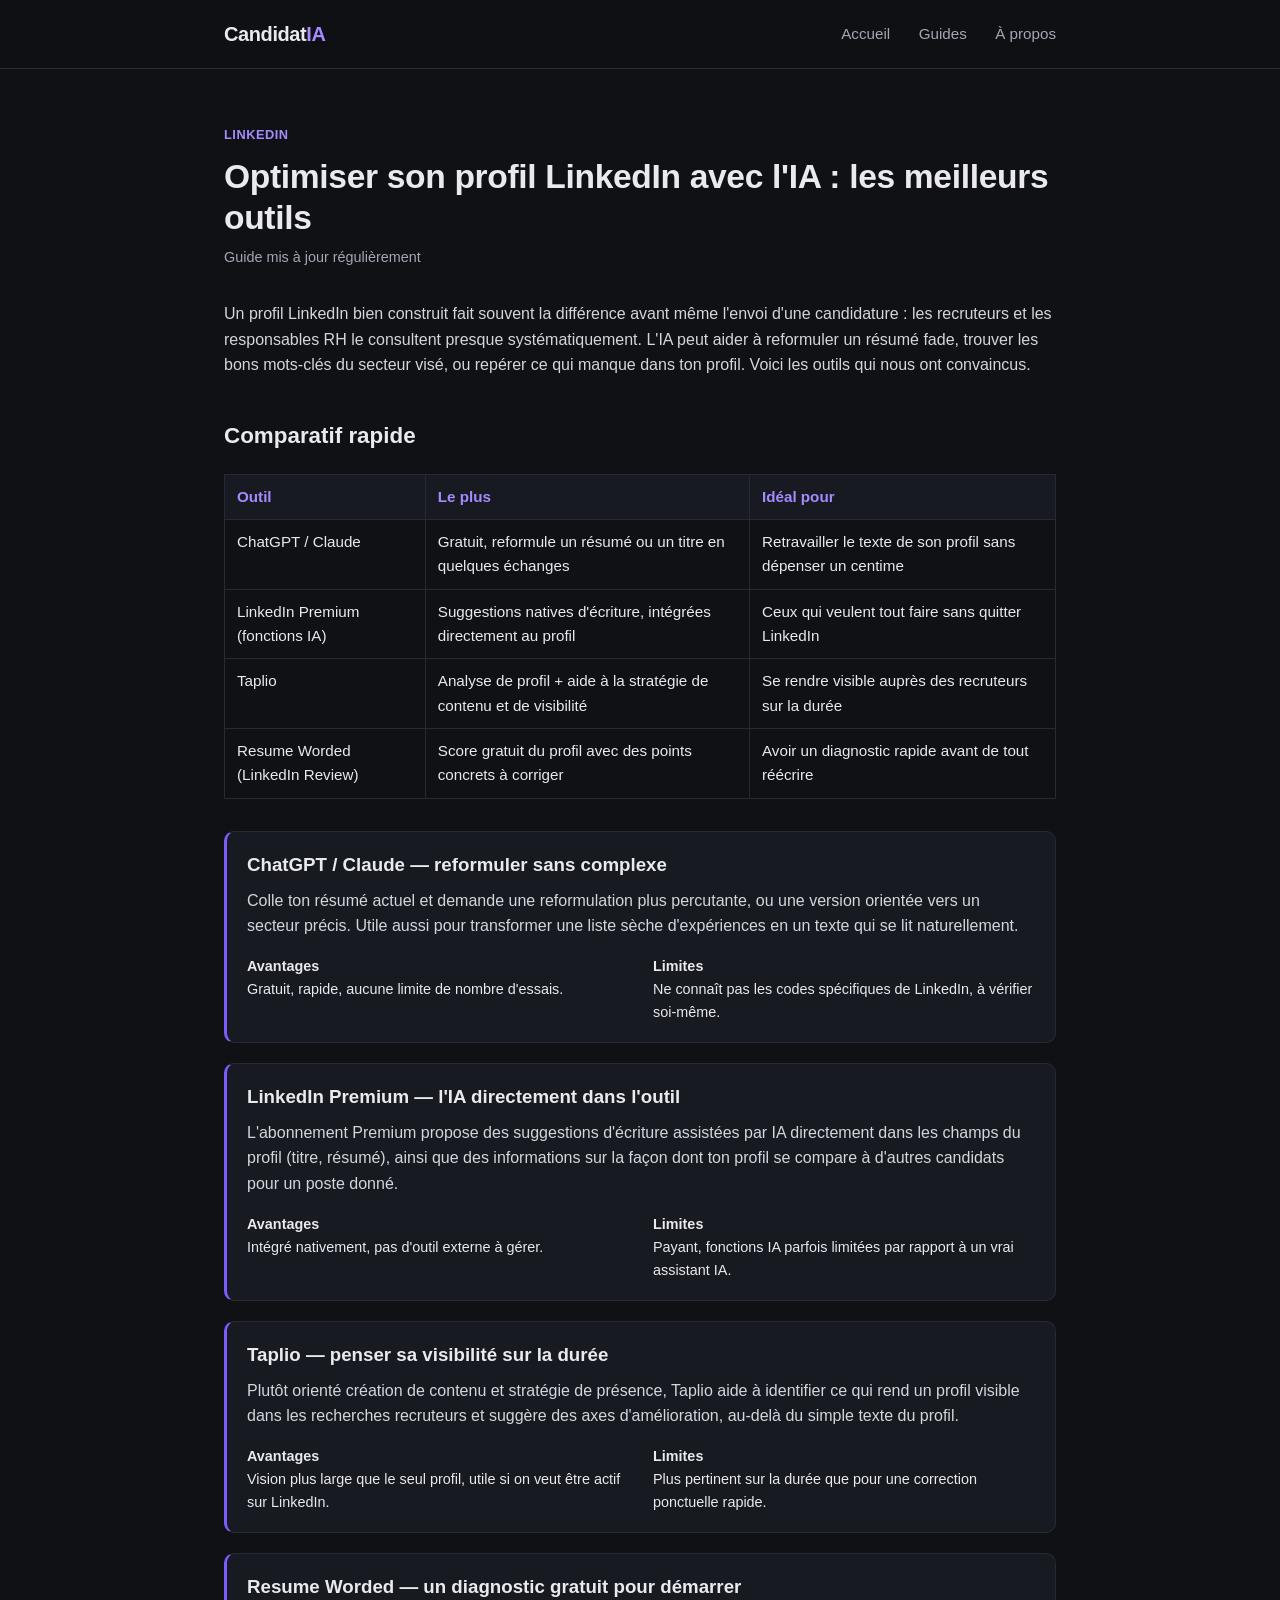
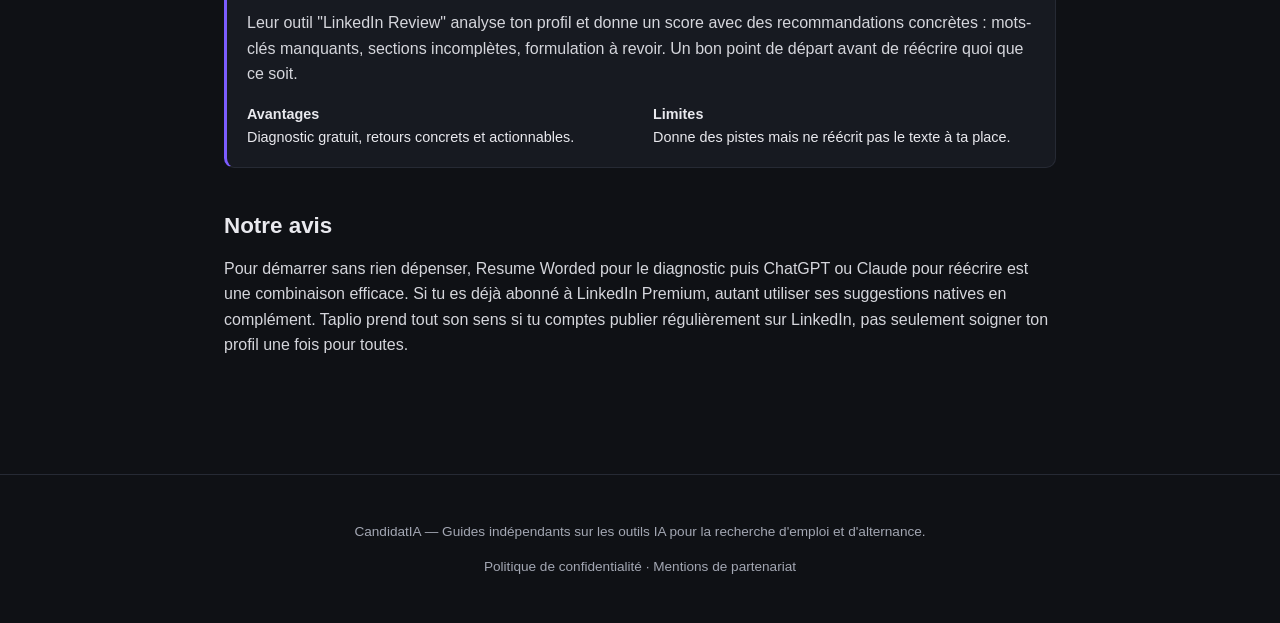
<file: articles/outils-ia-linkedin.html>
<!DOCTYPE html>
<html lang="fr">
<head>
  <!-- Google Tag Manager -->
  <script>(function(w,d,s,l,i){w[l]=w[l]||[];w[l].push({'gtm.start':
  new Date().getTime(),event:'gtm.js'});var f=d.getElementsByTagName(s)[0],
  j=d.createElement(s),dl=l!='dataLayer'?'&l='+l:'';j.async=true;j.src=
  'https://www.googletagmanager.com/gtm.js?id='+i+dl;f.parentNode.insertBefore(j,f);
  })(window,document,'script','dataLayer','GTM-WK69XRMB');</script>
  <!-- End Google Tag Manager -->
  <script async src="https://pagead2.googlesyndication.com/pagead/js/adsbygoogle.js?client=ca-pub-7051994592070971"
     crossorigin="anonymous"></script>
  <meta charset="UTF-8">
  <meta name="viewport" content="width=device-width, initial-scale=1.0">
  <title>Optimiser son profil LinkedIn avec l'IA : les meilleurs outils — CandidatIA</title>
  <meta name="description" content="Comparatif honnête de 4 outils IA pour rendre ton profil LinkedIn plus visible et plus convaincant auprès des recruteurs.">
  <link rel="stylesheet" href="../assets/css/style.css">
</head>
<body>
  <!-- Google Tag Manager (noscript) -->
  <noscript><iframe src="https://www.googletagmanager.com/ns.html?id=GTM-WK69XRMB"
  height="0" width="0" style="display:none;visibility:hidden"></iframe></noscript>
  <!-- End Google Tag Manager (noscript) -->

  <header class="site-header">
    <div class="header-inner">
      <a class="logo" href="../index.html">Candidat<span>IA</span></a>
      <nav class="site-nav">
        <a href="../index.html">Accueil</a>
        <a href="../guides.html">Guides</a>
        <a href="../a-propos.html">À propos</a>
      </nav>
    </div>
  </header>

  <main>
    <article class="post">
      <div class="tag">LinkedIn</div>
      <h1>Optimiser son profil LinkedIn avec l'IA : les meilleurs outils</h1>
      <p class="meta">Guide mis à jour régulièrement</p>

      <p>
        Un profil LinkedIn bien construit fait souvent la différence avant même l'envoi
        d'une candidature : les recruteurs et les responsables RH le consultent presque
        systématiquement. L'IA peut aider à reformuler un résumé fade, trouver les bons
        mots-clés du secteur visé, ou repérer ce qui manque dans ton profil. Voici les
        outils qui nous ont convaincus.
      </p>

      <h2>Comparatif rapide</h2>
      <table class="compare">
        <tr>
          <th>Outil</th>
          <th>Le plus</th>
          <th>Idéal pour</th>
        </tr>
        <tr>
          <td>ChatGPT / Claude</td>
          <td>Gratuit, reformule un résumé ou un titre en quelques échanges</td>
          <td>Retravailler le texte de son profil sans dépenser un centime</td>
        </tr>
        <tr>
          <td>LinkedIn Premium (fonctions IA)</td>
          <td>Suggestions natives d'écriture, intégrées directement au profil</td>
          <td>Ceux qui veulent tout faire sans quitter LinkedIn</td>
        </tr>
        <tr>
          <td>Taplio</td>
          <td>Analyse de profil + aide à la stratégie de contenu et de visibilité</td>
          <td>Se rendre visible auprès des recruteurs sur la durée</td>
        </tr>
        <tr>
          <td>Resume Worded (LinkedIn Review)</td>
          <td>Score gratuit du profil avec des points concrets à corriger</td>
          <td>Avoir un diagnostic rapide avant de tout réécrire</td>
        </tr>
      </table>

      <div class="tool-box">
        <h3>ChatGPT / Claude — reformuler sans complexe</h3>
        <p>
          Colle ton résumé actuel et demande une reformulation plus percutante, ou une
          version orientée vers un secteur précis. Utile aussi pour transformer une
          liste sèche d'expériences en un texte qui se lit naturellement.
        </p>
        <div class="pros-cons">
          <div><strong>Avantages</strong><br>Gratuit, rapide, aucune limite de nombre d'essais.</div>
          <div><strong>Limites</strong><br>Ne connaît pas les codes spécifiques de LinkedIn, à vérifier soi-même.</div>
        </div>
      </div>

      <div class="tool-box">
        <h3>LinkedIn Premium — l'IA directement dans l'outil</h3>
        <p>
          L'abonnement Premium propose des suggestions d'écriture assistées par IA
          directement dans les champs du profil (titre, résumé), ainsi que des
          informations sur la façon dont ton profil se compare à d'autres candidats
          pour un poste donné.
        </p>
        <div class="pros-cons">
          <div><strong>Avantages</strong><br>Intégré nativement, pas d'outil externe à gérer.</div>
          <div><strong>Limites</strong><br>Payant, fonctions IA parfois limitées par rapport à un vrai assistant IA.</div>
        </div>
      </div>

      <div class="tool-box">
        <h3>Taplio — penser sa visibilité sur la durée</h3>
        <p>
          Plutôt orienté création de contenu et stratégie de présence, Taplio aide à
          identifier ce qui rend un profil visible dans les recherches recruteurs et
          suggère des axes d'amélioration, au-delà du simple texte du profil.
        </p>
        <div class="pros-cons">
          <div><strong>Avantages</strong><br>Vision plus large que le seul profil, utile si on veut être actif sur LinkedIn.</div>
          <div><strong>Limites</strong><br>Plus pertinent sur la durée que pour une correction ponctuelle rapide.</div>
        </div>
      </div>

      <div class="tool-box">
        <h3>Resume Worded — un diagnostic gratuit pour démarrer</h3>
        <p>
          Leur outil "LinkedIn Review" analyse ton profil et donne un score avec des
          recommandations concrètes : mots-clés manquants, sections incomplètes,
          formulation à revoir. Un bon point de départ avant de réécrire quoi que ce soit.
        </p>
        <div class="pros-cons">
          <div><strong>Avantages</strong><br>Diagnostic gratuit, retours concrets et actionnables.</div>
          <div><strong>Limites</strong><br>Donne des pistes mais ne réécrit pas le texte à ta place.</div>
        </div>
      </div>

      <h2>Notre avis</h2>
      <p>
        Pour démarrer sans rien dépenser, Resume Worded pour le diagnostic puis ChatGPT
        ou Claude pour réécrire est une combinaison efficace. Si tu es déjà abonné à
        LinkedIn Premium, autant utiliser ses suggestions natives en complément. Taplio
        prend tout son sens si tu comptes publier régulièrement sur LinkedIn, pas
        seulement soigner ton profil une fois pour toutes.
      </p>
    </article>
  </main>

  <footer class="site-footer">
    <p>CandidatIA — Guides indépendants sur les outils IA pour la recherche d'emploi et d'alternance.</p>
    <p><a href="../politique-de-confidentialite.html">Politique de confidentialité</a> · <a href="../mentions-partenariat.html">Mentions de partenariat</a></p>
  </footer>

</body>
</html>
</file>
<file: assets/css/style.css>
/* CandidatIA - feuille de style principale */

:root {
  --bg: #0f1115;
  --bg-card: #171a21;
  --text: #e9e9ee;
  --text-muted: #a3a7b3;
  --accent: #7c5cff;
  --accent-light: #a58bff;
  --border: #262a34;
  --max-width: 880px;
}

* {
  box-sizing: border-box;
}

html {
  scroll-behavior: smooth;
}

body {
  margin: 0;
  background: var(--bg);
  color: var(--text);
  font-family: "Inter", -apple-system, BlinkMacSystemFont, "Segoe UI", Roboto, sans-serif;
  line-height: 1.6;
}

a {
  color: var(--accent-light);
  text-decoration: none;
}

a:hover {
  text-decoration: underline;
}

header.site-header {
  border-bottom: 1px solid var(--border);
  position: sticky;
  top: 0;
  background: rgba(15, 17, 21, 0.9);
  backdrop-filter: blur(8px);
  z-index: 10;
}

.header-inner {
  max-width: var(--max-width);
  margin: 0 auto;
  padding: 18px 24px;
  display: flex;
  align-items: center;
  justify-content: space-between;
}

.logo {
  font-weight: 700;
  font-size: 1.25rem;
  color: var(--text);
  letter-spacing: -0.02em;
}

.logo span {
  color: var(--accent-light);
}

nav.site-nav a {
  color: var(--text-muted);
  margin-left: 24px;
  font-size: 0.95rem;
  font-weight: 500;
}

nav.site-nav a:hover {
  color: var(--text);
  text-decoration: none;
}

main {
  max-width: var(--max-width);
  margin: 0 auto;
  padding: 0 24px;
}

.hero {
  padding: 72px 0 48px;
  text-align: left;
}

.hero h1 {
  font-size: 2.5rem;
  line-height: 1.15;
  margin: 0 0 16px;
  letter-spacing: -0.02em;
}

.hero h1 span {
  color: var(--accent-light);
}

.hero p {
  font-size: 1.1rem;
  color: var(--text-muted);
  max-width: 560px;
  margin: 0 0 8px;
}

.badge {
  display: inline-block;
  background: rgba(124, 92, 255, 0.15);
  color: var(--accent-light);
  border: 1px solid rgba(124, 92, 255, 0.35);
  padding: 4px 12px;
  border-radius: 999px;
  font-size: 0.8rem;
  font-weight: 600;
  margin-bottom: 20px;
}

.article-grid {
  display: grid;
  grid-template-columns: 1fr;
  gap: 20px;
  margin: 32px 0 80px;
}

@media (min-width: 640px) {
  .article-grid {
    grid-template-columns: 1fr 1fr;
  }
}

.card {
  background: var(--bg-card);
  border: 1px solid var(--border);
  border-radius: 14px;
  padding: 24px;
  transition: border-color 0.15s ease, transform 0.15s ease;
}

.card:hover {
  border-color: var(--accent);
  transform: translateY(-2px);
}

.card .tag {
  color: var(--accent-light);
  font-size: 0.8rem;
  font-weight: 700;
  text-transform: uppercase;
  letter-spacing: 0.04em;
}

.card h3 {
  margin: 10px 0 8px;
  font-size: 1.15rem;
  line-height: 1.3;
}

.card p {
  color: var(--text-muted);
  font-size: 0.95rem;
  margin: 0 0 12px;
}

.card a.read-more {
  font-weight: 600;
  font-size: 0.9rem;
}

/* Pages articles */

article.post {
  padding: 56px 0 100px;
}

article.post .tag {
  color: var(--accent-light);
  font-size: 0.8rem;
  font-weight: 700;
  text-transform: uppercase;
  letter-spacing: 0.04em;
}

article.post h1 {
  font-size: 2.1rem;
  line-height: 1.2;
  margin: 12px 0 8px;
  letter-spacing: -0.01em;
}

article.post .meta {
  color: var(--text-muted);
  font-size: 0.9rem;
  margin-bottom: 32px;
}

article.post h2 {
  font-size: 1.4rem;
  margin: 40px 0 12px;
}

article.post p {
  margin: 0 0 16px;
  color: #d5d6dc;
}

table.compare {
  width: 100%;
  border-collapse: collapse;
  margin: 20px 0 32px;
  font-size: 0.95rem;
}

table.compare th,
table.compare td {
  border: 1px solid var(--border);
  padding: 10px 12px;
  text-align: left;
  vertical-align: top;
}

table.compare th {
  background: var(--bg-card);
  color: var(--accent-light);
}

.tool-box {
  background: var(--bg-card);
  border: 1px solid var(--border);
  border-left: 3px solid var(--accent);
  border-radius: 10px;
  padding: 18px 20px;
  margin: 20px 0;
}

.tool-box h3 {
  margin: 0 0 8px;
}

.tool-box .pros-cons {
  display: flex;
  gap: 24px;
  flex-wrap: wrap;
  margin-top: 12px;
  font-size: 0.9rem;
}

.tool-box .pros-cons div {
  flex: 1;
  min-width: 180px;
}

.tool-box .pros-cons strong {
  color: var(--text);
}

.cta {
  display: inline-block;
  background: var(--accent);
  color: #fff;
  padding: 10px 18px;
  border-radius: 8px;
  font-weight: 600;
  font-size: 0.9rem;
  margin-top: 8px;
}

.cta:hover {
  background: var(--accent-light);
  text-decoration: none;
}

.placeholder-note {
  font-size: 0.8rem;
  color: var(--text-muted);
  font-style: italic;
}

footer.site-footer {
  border-top: 1px solid var(--border);
  padding: 32px 24px;
  text-align: center;
  color: var(--text-muted);
  font-size: 0.85rem;
}

footer.site-footer a {
  color: var(--text-muted);
}
</file>
